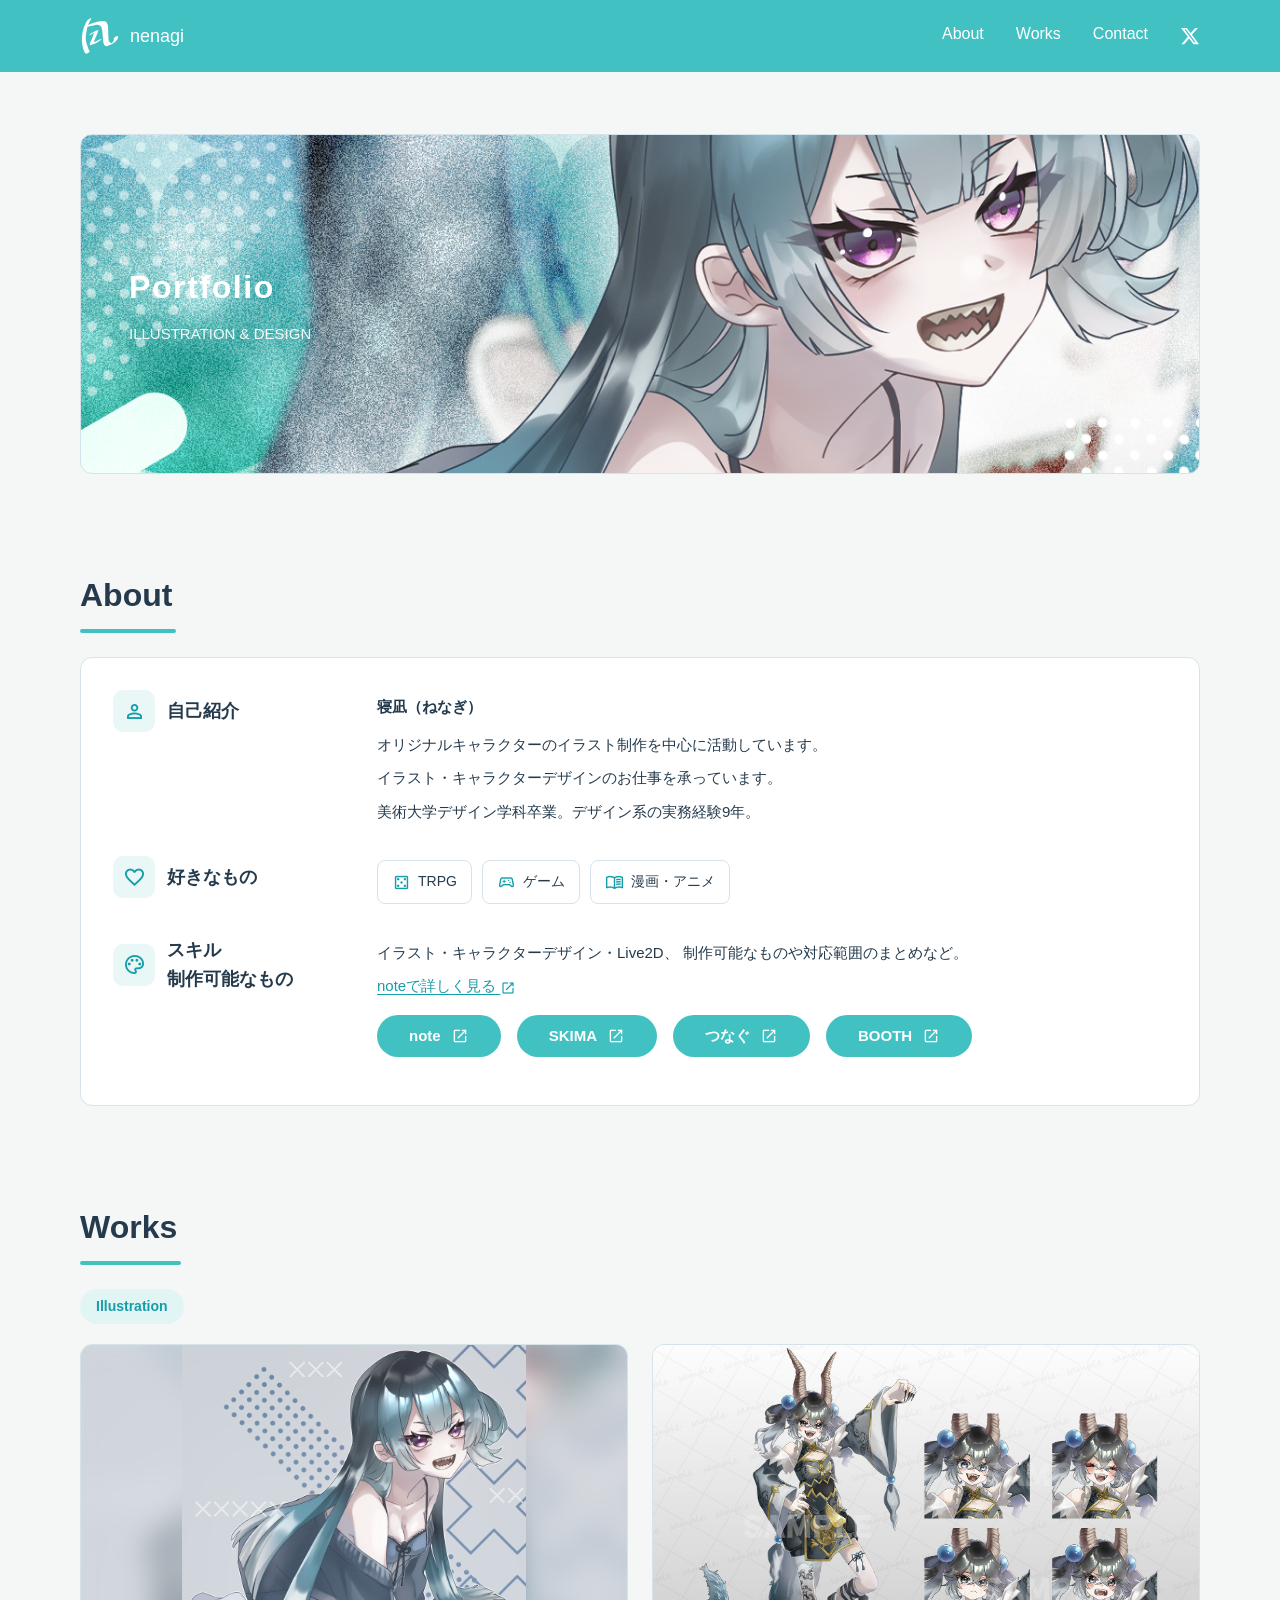
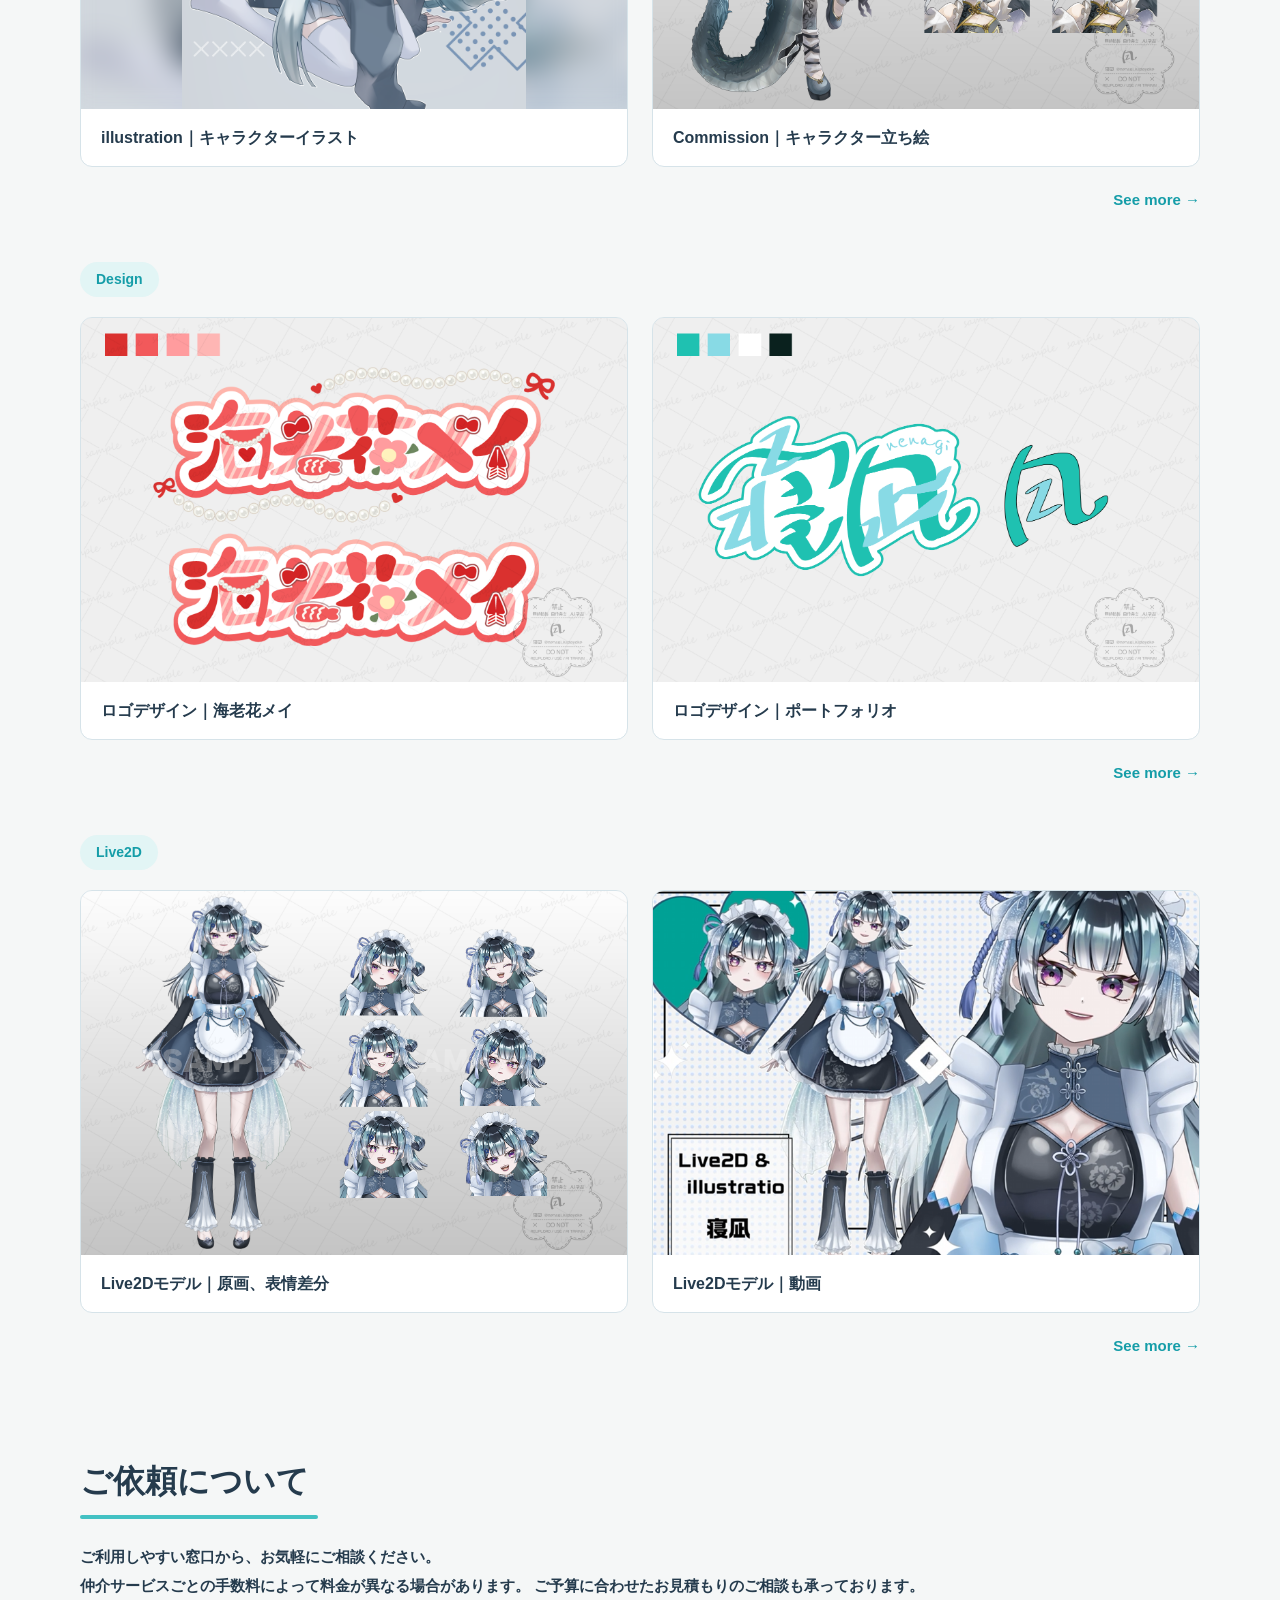
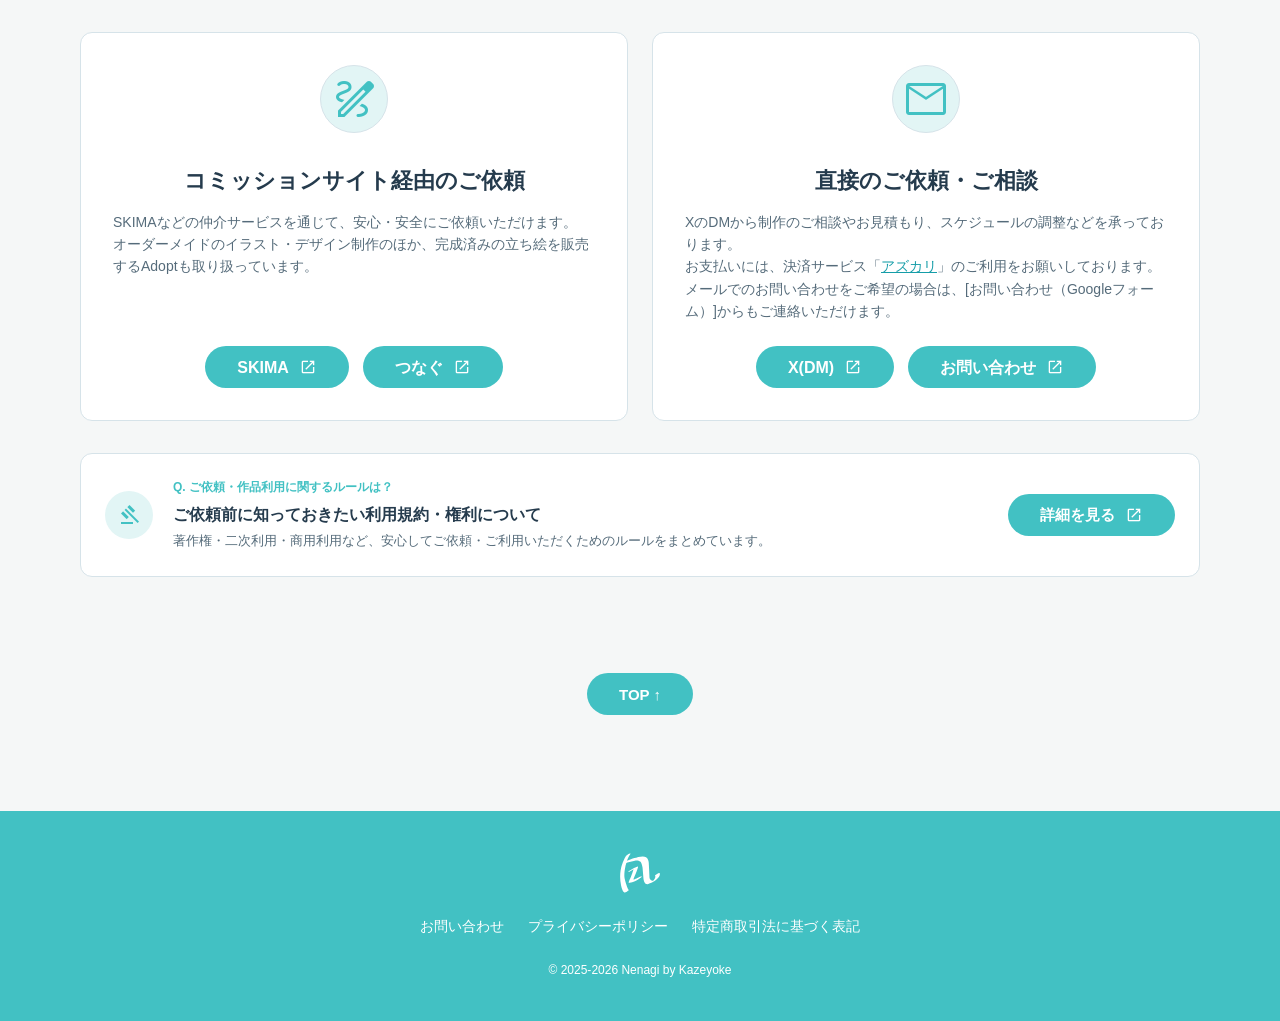
<file: index.html>
<!DOCTYPE html>
<html lang="ja">

<head>
  <script>
    if (sessionStorage.getItem("openingPlayed")) {
      document.documentElement.classList.add("opening-played");
    } else {
      sessionStorage.setItem("openingPlayed", "true");
    }
  </script>
  <meta charset="UTF-8">
  <meta name="viewport" content="width=device-width, initial-scale=1.0">
  <title>Portfolio| 寝凪 Kazeyoke</title>
  <link rel="stylesheet" href="css/style.css">
  <link rel="icon" href="/favicon.ico" sizes="any">
    <!-- JavaScriptファイルの読み込み -->
  <script src="/js/main.js"></script>
  <script src="/js/works.js"></script>
  <link rel="preconnect" href="https://fonts.googleapis.com">
  <link rel="preconnect" href="https://fonts.gstatic.com" crossorigin>
  <link href="https://fonts.googleapis.com/css2?family=Noto+Sans+JP:wght@100..900&display=swap" rel="stylesheet">



  <!-- OGP -->
  <meta property="og:title" content="寝凪 | Nenagi - Illustration & Design">
  <meta property="og:description" content="寝凪のポートフォリオサイト。イラスト・キャラクターデザイン・Live2Dなどの制作実績をご紹介しています。">
  <meta property="og:url" content="https://nenagi.com/">
  <meta property="og:type" content="website">
  <meta property="og:site_name" content="寝凪 | Nenagi">
  <meta property="og:image" content="https://nenagi.com/images/ogp.png">
  <meta property="og:image:width" content="1200">
  <meta property="og:image:height" content="630">
  <meta property="og:image:alt" content="寝凪 / Nenagi Illustration, Design, Live2D">

  <!-- X (Twitter) -->
  <meta name="twitter:card" content="summary_large_image">
  <meta name="twitter:title" content="寝凪 | Nenagi - Illustration & Design">
  <meta name="twitter:description" content="寝凪のポートフォリオサイト。イラスト・キャラクターデザイン・Live2Dなどの制作実績をご紹介しています。">
  <meta name="twitter:image" content="https://nenagi.com/images/ogp.png">





  <!-- ★ Google Material Symbols (Icons) の読み込み -->
  <link rel="stylesheet" href="https://fonts.googleapis.com/css2?family=Material+Symbols+Outlined:opsz,wght,FILL,GRAD@24,400,0,0" />

  <!-- Google tag (gtag.js) -->
  <script async src="https://www.googletagmanager.com/gtag/js?id=G-9JPQ5KPZ0X"></script>
  <script>
    window.dataLayer = window.dataLayer || [];
    function gtag(){dataLayer.push(arguments);}
    gtag('js', new Date());

    gtag('config', 'G-9JPQ5KPZ0X');
    
  </script>

</head>

<body>
  <!-- Opening Animation -->
   
  <div class="opening" id="opening">
    <div class="opening-logo">
      <img src="/icons/rogo_cr.svg" alt="Nenagi">
      <span>Nenagi by Kazeyoke</span>
    </div>
  </div>
  <!-- Header -->
  <div id="header"></div>
  <main class="container">
    <!-- Hero Section (★ images/index/hero.png を設定) -->
    <section class="hero">
      <div class="hero-banner" style="background-image: url('images/index/hero4.png'); background-size: cover; background-position: center;">
        <div class="hero-copy">
          <h1>Portfolio</h1>
          <p>ILLUSTRATION & DESIGN</p>
        </div>
      </div>
    </section>

   
    <!-- About Section -->
    <section id="about" class="about-section">
      <h2 class="section-title">About</h2>

      <div class="about-card">

        <!-- 自己紹介 -->
        <div class="about-item">
          <div class="about-heading">
            <span class="material-symbols-outlined about-icon">person</span>
            <h3>自己紹介</h3>
          </div>

          <div class="about-content">
            <p class="about-name">寝凪（ねなぎ）</p>
            <p>オリジナルキャラクターのイラスト制作を中心に活動しています。</p>
            <p>イラスト・キャラクターデザインのお仕事を承っています。</p>
            <p>美術大学デザイン学科卒業。デザイン系の実務経験9年。</p>
          </div>
        </div>

        <!-- 好きなもの -->
        <div class="about-item">
          <div class="about-heading">
            <span class="material-symbols-outlined about-icon">favorite</span>
            <h3>好きなもの</h3>
          </div>

          <div class="about-content">
            <div class="favorite-tags">

              <div class="favorite-tag-wrap">
                <button
                  type="button"
                  class="favorite-tag"
                  aria-expanded="false"
                  aria-controls="favorite-trpg"
                >
                  <span class="material-symbols-outlined">casino</span>
                  <span>TRPG</span>
                </button>

                <div class="favorite-tooltip" id="favorite-trpg" role="tooltip">
                  CoC / シノビガミ / エモクロア / マギカロギア
                </div>
              </div>

              <div class="favorite-tag-wrap">
                <button
                  type="button"
                  class="favorite-tag"
                  aria-expanded="false"
                  aria-controls="favorite-game"
                >
                  <span class="material-symbols-outlined">sports_esports</span>
                  <span>ゲーム</span>
                </button>

                <div class="favorite-tooltip" id="favorite-game" role="tooltip">
                  ポケモンシリーズ / MOTHERシリーズ /
                  FEシリーズ / テイルズシリーズ /
                  ドラクエシリーズ / 学園ハンサム など
                </div>
              </div>

              <div class="favorite-tag-wrap">
                <button
                  type="button"
                  class="favorite-tag"
                  aria-expanded="false"
                  aria-controls="favorite-anime"
                >
                  <span class="material-symbols-outlined">menu_book</span>
                  <span>漫画・アニメ</span>
                </button>

                <div class="favorite-tooltip" id="favorite-anime" role="tooltip">
                  フルーツバスケット / らんま1/2 など
                </div>
              </div>

            </div>
          </div>
        </div>

        <!-- スキル・制作可能なもの -->
        <div class="about-item">
          <div class="about-heading">
            <span class="material-symbols-outlined about-icon">palette</span>
            <h3>スキル<br>制作可能なもの</h3>
          </div>

          <div class="about-content">
            <p>
              イラスト・キャラクターデザイン・Live2D、
              制作可能なものや対応範囲のまとめなど。
            </p>

            <a
              href="https://note.com/nenagi_kazeyoke"
              target="_blank"
              rel="noopener noreferrer"
              class="about-note-link"
            >
              noteで詳しく見る
              <span class="material-symbols-outlined btn-icon">open_in_new</span>
            </a>
          
          <!-- 外部リンク -->
        <div class="about-buttons">
          <a
            href="https://note.com/nenagi_kazeyoke"
            target="_blank"
            rel="noopener noreferrer"
            class="btn"
          >
            note
            <span class="material-symbols-outlined btn-icon">open_in_new</span>
          </a>

          <a
            href="https://skima.jp/profile?id=476452&sh=sy41KWL"
            target="_blank"
            rel="noopener noreferrer"
            class="btn"
          >
            SKIMA
            <span class="material-symbols-outlined btn-icon">open_in_new</span>
          </a>

          <a
            href="https://tsunagu.cloud/users/nenagi_kazeyoke"
            target="_blank"
            rel="noopener noreferrer"
            class="btn"
          >
            つなぐ
            <span class="material-symbols-outlined btn-icon">open_in_new</span>
          </a>

          <a
            href="https://kazeyoke-sub.booth.pm/"
            target="_blank"
            rel="noopener noreferrer"
            class="btn"
          >
            BOOTH
            <span class="material-symbols-outlined btn-icon">open_in_new</span>
          </a>
        </div>
      </div>
    </section>



    <!-- Works Preview Section -->
    <section class="works-section" id="works">
      <h2 class="section-title">Works</h2>
      
      <!-- Illustration -->
      <div class="works-group">
        <div class="group-header">
          <span class="group-badge">Illustration</span>
        </div>
        <div class="works-grid" id="top-illustration-grid"></div>
        <div class="see-more-wrap">
          <a href="works.html?category=illustration" class="see-more-link">See more →</a>
        </div>
      </div>

      <!-- Design -->
      <div class="works-group">
        <div class="group-header">
          <span class="group-badge">Design</span>
        </div>
        <div class="works-grid" id="top-design-grid"></div>
        <div class="see-more-wrap">
          <a href="works.html?category=design" class="see-more-link">See more →</a>
        </div>
      </div>

      <!-- Live2D -->
      <div class="works-group">
        <div class="group-header">
          <span class="group-badge">Live2D</span>
        </div>

        <div class="works-grid" id="top-live2d-grid"></div>

        <div class="see-more-wrap">
          <a href="works.html?category=live2d" class="see-more-link">
            See more →
          </a>
        </div>
      </div>
    </section>

    <!-- Contact Section -->
        <section id="contact" class="contact-section">
          <h2 class="section-title">ご依頼について</h2>
            <p class="section-description">
                ご利用しやすい窓口から、お気軽にご相談ください。<br>
                仲介サービスごとの手数料によって料金が異なる場合があります。
                ご予算に合わせたお見積もりのご相談も承っております。
            </p>
          <div class="contact-grid">  
            <!-- カード1：コミッションサイト -->
            <div class="contact-card">
              <div>
                <!-- 丸枠アイコン (手帳/依頼アイコン: description) -->
                <div class="icon-circle">
                  <span class="material-symbols-outlined">draw</span>
                </div>
                <h3>コミッションサイト経由のご依頼</h3>
                <p>SKIMAなどの仲介サービスを通じて、安心・安全にご依頼いただけます。<br>
                  オーダーメイドのイラスト・デザイン制作のほか、完成済みの立ち絵を販売するAdoptも取り扱っています。</p>
              </div>
              <div class="card-btns">
                <a href="https://skima.jp/profile?id=476452&sh=sy41KWL" target="_blank" rel="noopener" class="btn">SKIMA<span class="material-symbols-outlined btn-icon">open_in_new</span>
                </a>
                <a href="https://tsunagu.cloud/users/nenagi_kazeyoke" target="_blank" rel="noopener" class="btn">つなぐ <span class="material-symbols-outlined btn-icon">open_in_new</span>
                </a>
              </div>
            </div>

            <!-- カード2：直接のご依頼・ご相談 -->
            <div class="contact-card">
              <div>
                <!-- 丸枠アイコン (メールアイコン: mail) -->
                <div class="icon-circle">
                  <span class="material-symbols-outlined">mail</span>
                </div>
                <h3>直接のご依頼・ご相談</h3>
                <p>XのDMから制作のご相談やお見積もり、スケジュールの調整などを承っております。<br>
                  お支払いには、決済サービス「<a href="https://www.azkari.jp/" target="_blank" rel="noopener" class="text-link">アズカリ</a>」のご利用をお願いしております。<br>
                  メールでのお問い合わせをご希望の場合は、[お問い合わせ（Googleフォーム）]からもご連絡いただけます。</p>
              </div>
              <div class="card-btns">
                <a href="https://x.com/nenagi_kazeyoke" target="_blank" rel="noopener" class="btn">X(DM)<span class="material-symbols-outlined btn-icon">open_in_new</span>
                </a>
                <a href="https://docs.google.com/forms/d/e/1FAIpQLSf8MIjgEtOjp0OiPZRVytYqFNPYC6hWMDwgBQa8tQxp0I2mGg/viewform?usp=dialog" target="_blank" rel="noopener" class="btn">お問い合わせ <span class="material-symbols-outlined btn-icon">open_in_new</span>
                </a>
              </div>
            </div>
          </div>

          <!-- HTML実装案 (パターン② QA・縦リスト形式) -->
          <div class="note-qa-list">
            <!-- QA 1 -->
             <!-- <div class="note-qa-item">
              <div class="note-qa-icon">
                <span class="material-symbols-outlined">help</span>
              </div>
              <div class="note-qa-body">
                <span class="qa-label">Q. 制作料金の目安やオプションについて知りたい</span>
                <h4>イラスト・デザイン料金表・メニューガイド</h4>
                <p>立ち絵制作やSDキャラ制作の基準価格・著作権譲渡等のオプション詳細をまとめています。</p>
              </div>
              <a href="https://note.com/YOUR_NOTE_ID/n/xxx1" target="_blank" rel="noopener" class="btn btn-outline">
                詳細を見る <span class="material-symbols-outlined">open_in_new</span>
              </a>
            </div>-->

            <!-- QA 2 -->
            <!--<div class="note-qa-item">
              <div class="note-qa-icon">
                <span class="material-symbols-outlined">schedule</span>
              </div>
              <div class="note-qa-body">
                <span class="qa-label">Q. 相談から納品までの期間・流れは？</span>
                <h4>ご依頼について</h4>
                <p>ヒアリング〜ラフ提示〜完成までのスケジュール感と修正ルールに関するご案内です。</p>
              </div>
              <a href="https://note.com/nenagi_kazeyoke/n/n1725eb1ab9d6?sub_rt=share_pw" target="_blank" rel="noopener" class="btn btn-outline">
                詳細を見る <span class="material-symbols-outlined">open_in_new</span>
              </a>
            </div>-->
            <!-- QA 3 -->
            <div class="note-qa-item">
              <div class="note-qa-icon">
                <span class="material-symbols-outlined">gavel</span>
              </div>
              <div class="note-qa-body">
                <span class="qa-label">Q. ご依頼・作品利用に関するルールは？</span>
                <h4>ご依頼前に知っておきたい利用規約・権利について</h4>
                <p>著作権・二次利用・商用利用など、安心してご依頼・ご利用いただくためのルールをまとめています。</p>
              </div>
              <a href="https://note.com/nenagi_kazeyoke/n/nfcec3218aa01" target="_blank" rel="noopener" class="btn btn-outline">
                詳細を見る <span class="material-symbols-outlined">open_in_new</span>
              </a>
            </div>
          </div>
        </section>
          </div>
        </div>
      </div>
    </section>
  </main>

  <!-- Lightbox Modal -->
  <div id="modal" class="modal-overlay">
    <div class="modal-content">
      <div class="modal-image" id="modal-img-placeholder">Artwork Image</div>
      <h3 class="modal-title" id="modal-title">作品タイトル</h3>
      <p class="modal-desc" id="modal-desc">作品の詳細説明テキストが入ります。</p>
      <button class="btn" onclick="closeModal()">Close</button>
    </div>
  </div>
        <!-- ページの一番上に戻るボタン -->
    <div style="text-align: center; margin-bottom: var(--space-section);">
      <button onclick="scrollToTop()" class="btn btn-outline">
        TOP ↑
      </button>
    </div>
    <!-- 共通フッター -->
    <div id="footer"></div>

</body>
</html>
</file>
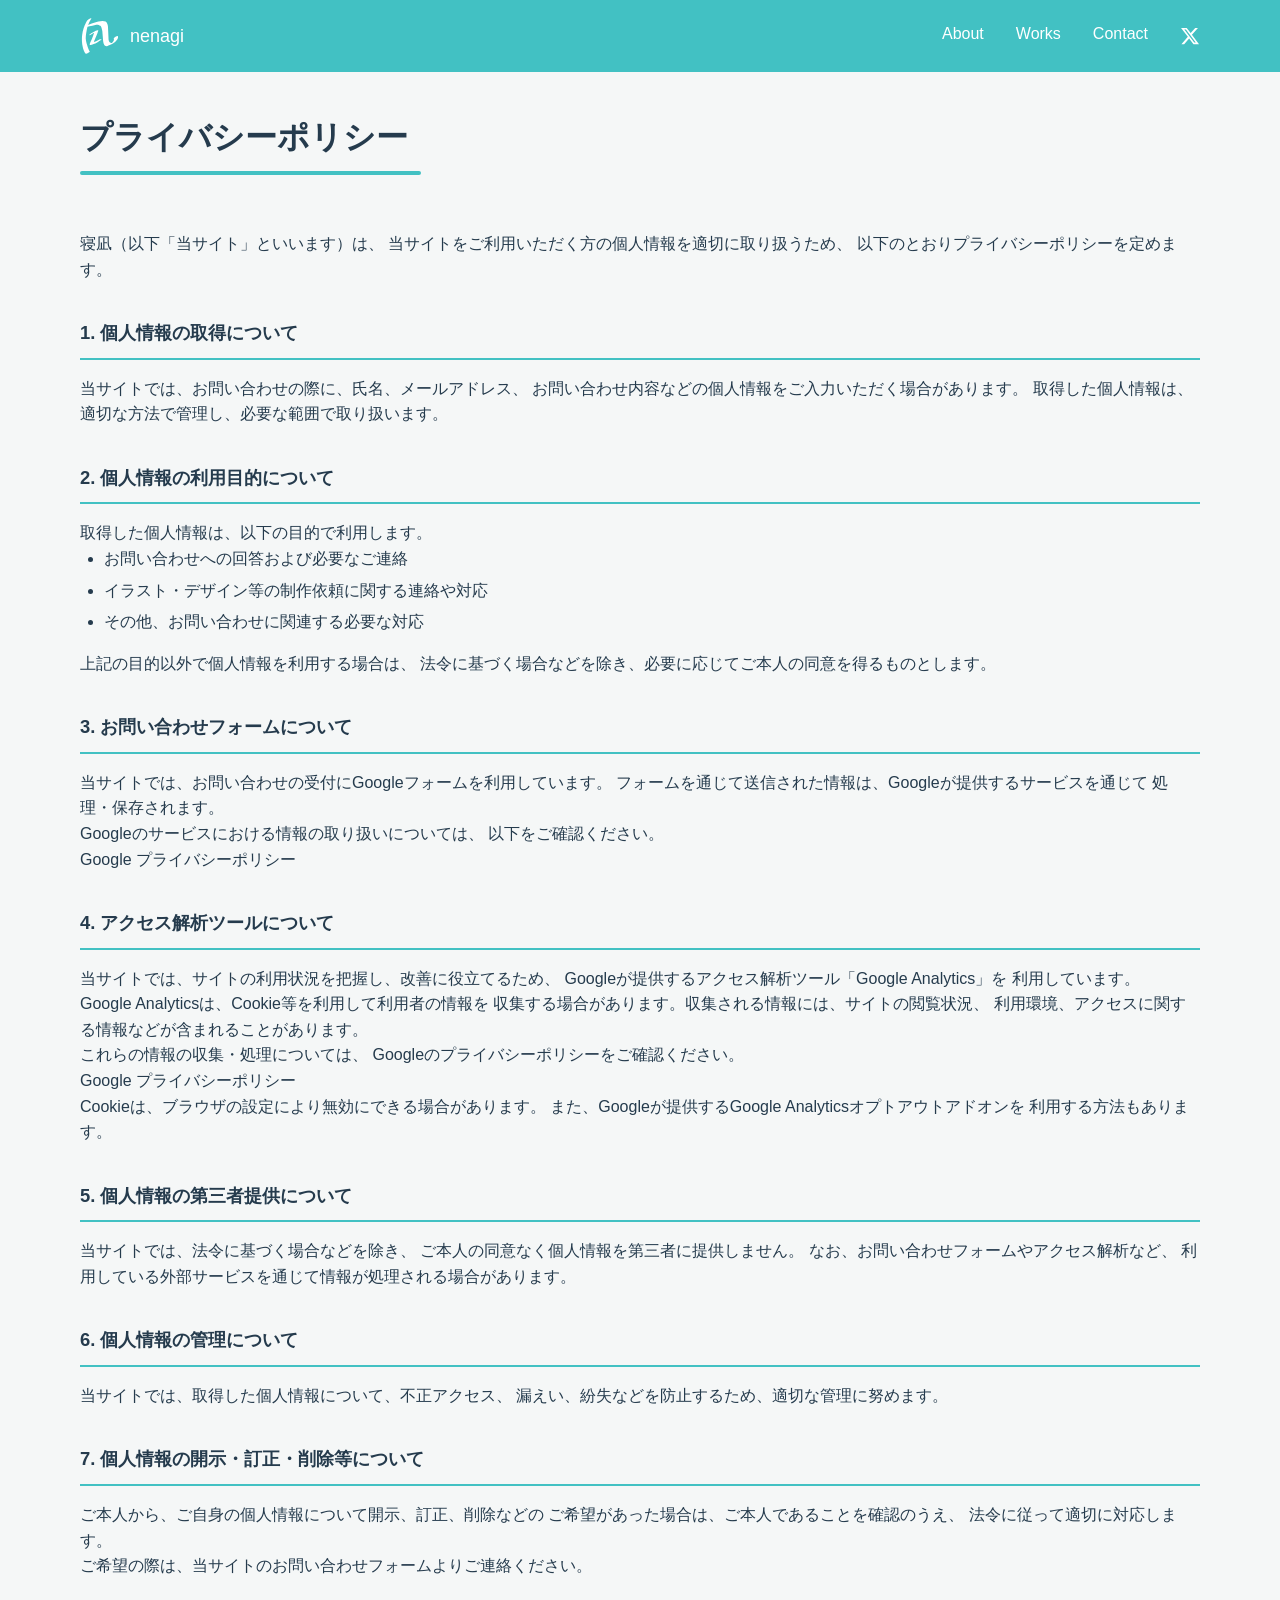
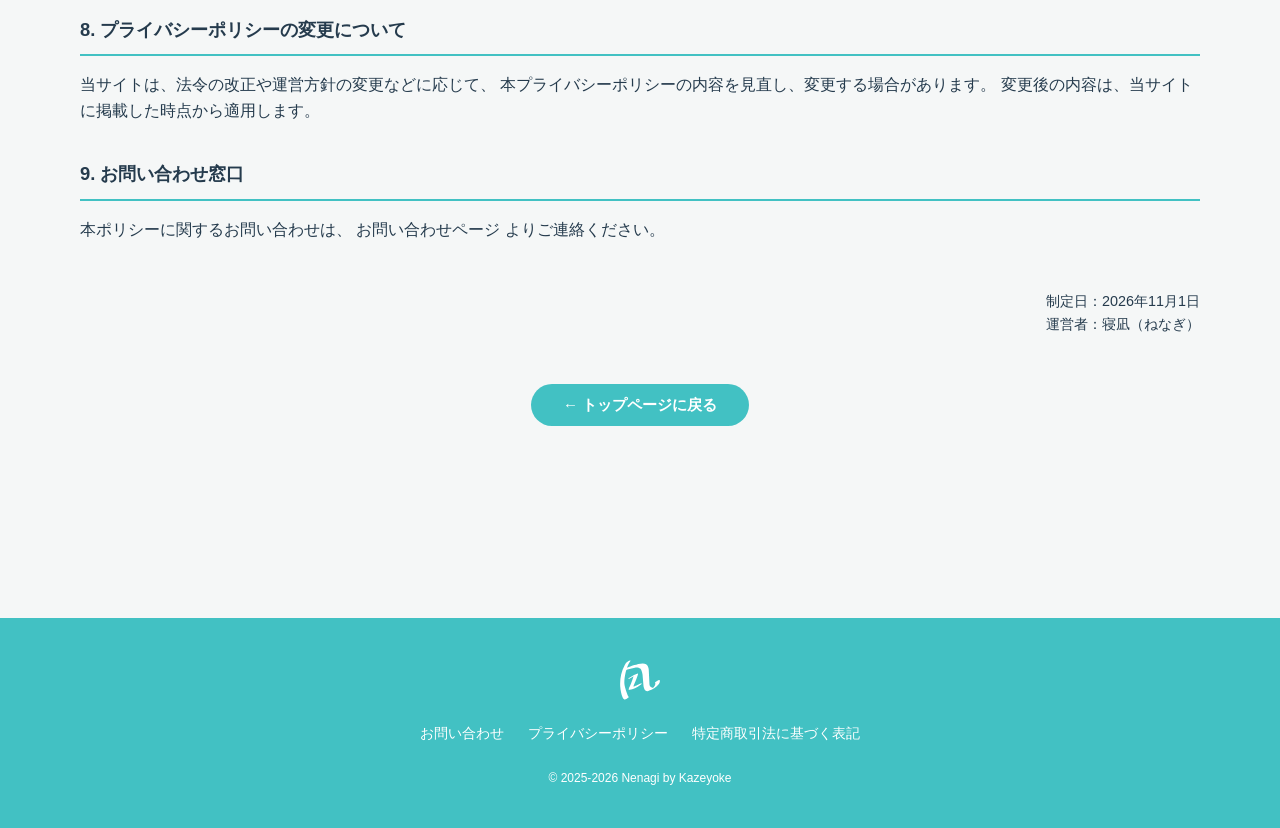
<file: privacy.html>
<!DOCTYPE html>
<html lang="ja">
<head>
  <meta charset="UTF-8">
  <meta name="viewport" content="width=device-width, initial-scale=1.0">
  <title>プライバシーポリシー| 寝凪 Kazeyoke</title>
<meta
    name="description"
    content="寝凪（Nenagi）のポートフォリオサイトにおけるプライバシーポリシーです。個人情報の取り扱いやアクセス解析について記載しています。">
  <link rel="stylesheet" href="/css/style.css">
  <link rel="stylesheet" href="/css/privacy.css">
  <link rel="icon" href="/favicon.ico" sizes="any">
    <!-- JavaScriptファイルの読み込み -->
  <script src="/js/main.js"></script>
  <link rel="preconnect" href="https://fonts.googleapis.com">
  <link rel="preconnect" href="https://fonts.gstatic.com" crossorigin>
  <link href="https://fonts.googleapis.com/css2?family=Noto+Sans+JP:wght@100..900&display=swap" rel="stylesheet">
  <!-- ★ Google Material Symbols (Icons) の読み込み -->
  <link rel="stylesheet" href="https://fonts.googleapis.com/css2?family=Material+Symbols+Outlined:opsz,wght,FILL,GRAD@24,400,0,0" />

  <!-- Google tag (gtag.js) -->
  <script async src="https://www.googletagmanager.com/gtag/js?id=G-9JPQ5KPZ0X"></script>
  <script>
    window.dataLayer = window.dataLayer || [];
    function gtag(){dataLayer.push(arguments);}
    gtag('js', new Date());

    gtag('config', 'G-9JPQ5KPZ0X');
  </script>
</head>

<body>

  <!-- Header：既存の共通ヘッダーに置き換え -->
    <div id="header"></div>


    <main class="container legal-page">

      <section class="legal-hero">
        <h2 class="section-title">プライバシーポリシー</h2>
      </section>

      <p>
        寝凪（以下「当サイト」といいます）は、
        当サイトをご利用いただく方の個人情報を適切に取り扱うため、
        以下のとおりプライバシーポリシーを定めます。
      </p>

      <section class="privacy-section">
        <h2>1. 個人情報の取得について</h2>
        <p>
          当サイトでは、お問い合わせの際に、氏名、メールアドレス、
          お問い合わせ内容などの個人情報をご入力いただく場合があります。
          取得した個人情報は、適切な方法で管理し、必要な範囲で取り扱います。
        </p>
      </section>

      <section class="privacy-section">
        <h2>2. 個人情報の利用目的について</h2>
        <p>取得した個人情報は、以下の目的で利用します。</p>
        <ul>
          <li>お問い合わせへの回答および必要なご連絡</li>
          <li>イラスト・デザイン等の制作依頼に関する連絡や対応</li>
          <li>その他、お問い合わせに関連する必要な対応</li>
        </ul>
        <p>
          上記の目的以外で個人情報を利用する場合は、
          法令に基づく場合などを除き、必要に応じてご本人の同意を得るものとします。
        </p>
      </section>

      <section class="privacy-section">
        <h2>3. お問い合わせフォームについて</h2>
        <p>
          当サイトでは、お問い合わせの受付にGoogleフォームを利用しています。
          フォームを通じて送信された情報は、Googleが提供するサービスを通じて
          処理・保存されます。
        </p>
        <p>
          Googleのサービスにおける情報の取り扱いについては、
          以下をご確認ください。
        </p>
        <p>
          <a
            href="https://policies.google.com/privacy?hl=ja"
            target="_blank"
            rel="noopener noreferrer"
          >
            Google プライバシーポリシー
          </a>
        </p>
      </section>

      <section class="privacy-section">
        <h2>4. アクセス解析ツールについて</h2>
        <p>
          当サイトでは、サイトの利用状況を把握し、改善に役立てるため、
          Googleが提供するアクセス解析ツール「Google Analytics」を
          利用しています。
        </p>
        <p>
          Google Analyticsは、Cookie等を利用して利用者の情報を
          収集する場合があります。収集される情報には、サイトの閲覧状況、
          利用環境、アクセスに関する情報などが含まれることがあります。
        </p>
        <p>
          これらの情報の収集・処理については、
          Googleのプライバシーポリシーをご確認ください。
        </p>
        <p>
          <a
            href="https://policies.google.com/privacy?hl=ja"
            target="_blank"
            rel="noopener noreferrer"
          >
            Google プライバシーポリシー
          </a>
        </p>
        <p>
          Cookieは、ブラウザの設定により無効にできる場合があります。
          また、Googleが提供するGoogle Analyticsオプトアウトアドオンを
          利用する方法もあります。
        </p>
      </section>

      <section class="privacy-section">
        <h2>5. 個人情報の第三者提供について</h2>
        <p>
          当サイトでは、法令に基づく場合などを除き、
          ご本人の同意なく個人情報を第三者に提供しません。
          なお、お問い合わせフォームやアクセス解析など、
          利用している外部サービスを通じて情報が処理される場合があります。
        </p>
      </section>

      <section class="privacy-section">
        <h2>6. 個人情報の管理について</h2>
        <p>
          当サイトでは、取得した個人情報について、不正アクセス、
          漏えい、紛失などを防止するため、適切な管理に努めます。
        </p>
      </section>

      <section class="privacy-section">
        <h2>7. 個人情報の開示・訂正・削除等について</h2>
        <p>
          ご本人から、ご自身の個人情報について開示、訂正、削除などの
          ご希望があった場合は、ご本人であることを確認のうえ、
          法令に従って適切に対応します。
        </p>
        <p>
          ご希望の際は、当サイトのお問い合わせフォームよりご連絡ください。
        </p>
      </section>

      <section class="privacy-section">
        <h2>8. プライバシーポリシーの変更について</h2>
        <p>
          当サイトは、法令の改正や運営方針の変更などに応じて、
          本プライバシーポリシーの内容を見直し、変更する場合があります。
          変更後の内容は、当サイトに掲載した時点から適用します。
        </p>
      </section>

      <section class="privacy-section">
        <h2>9. お問い合わせ窓口</h2>
        <p>
          本ポリシーに関するお問い合わせは、
          <a href="index.html#contact">お問い合わせページ</a>
          よりご連絡ください。
        </p>
      </section>

      <p class="privacy-date">
        制定日：2026年11月1日<br>
        運営者：寝凪（ねなぎ）
      </p>

    </div>

    <div class="back-to-home">
      <a href="index.html" class="btn btn-outline">
        ← トップページに戻る
      </a>
    </div>
  </main>

  <!-- Footer -->
<div id="footer"></div>

</body>
</html>
</file>
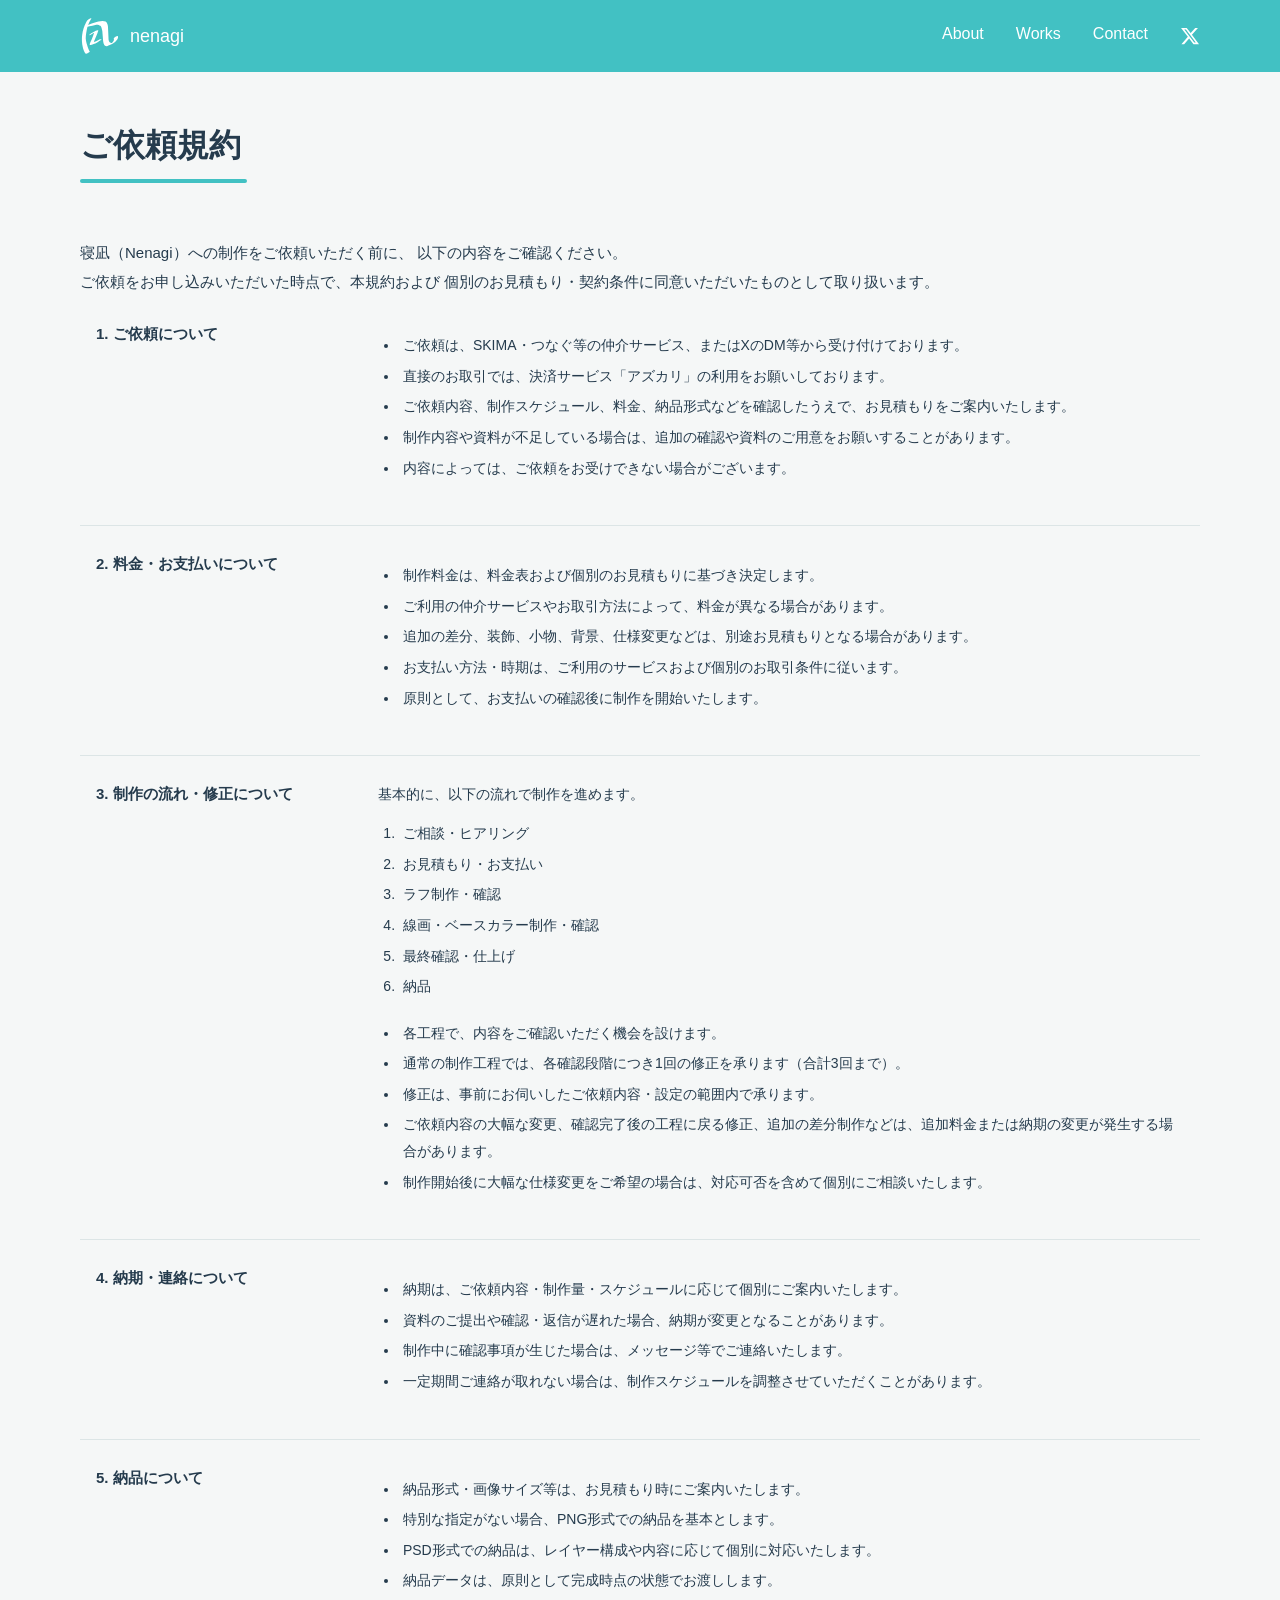
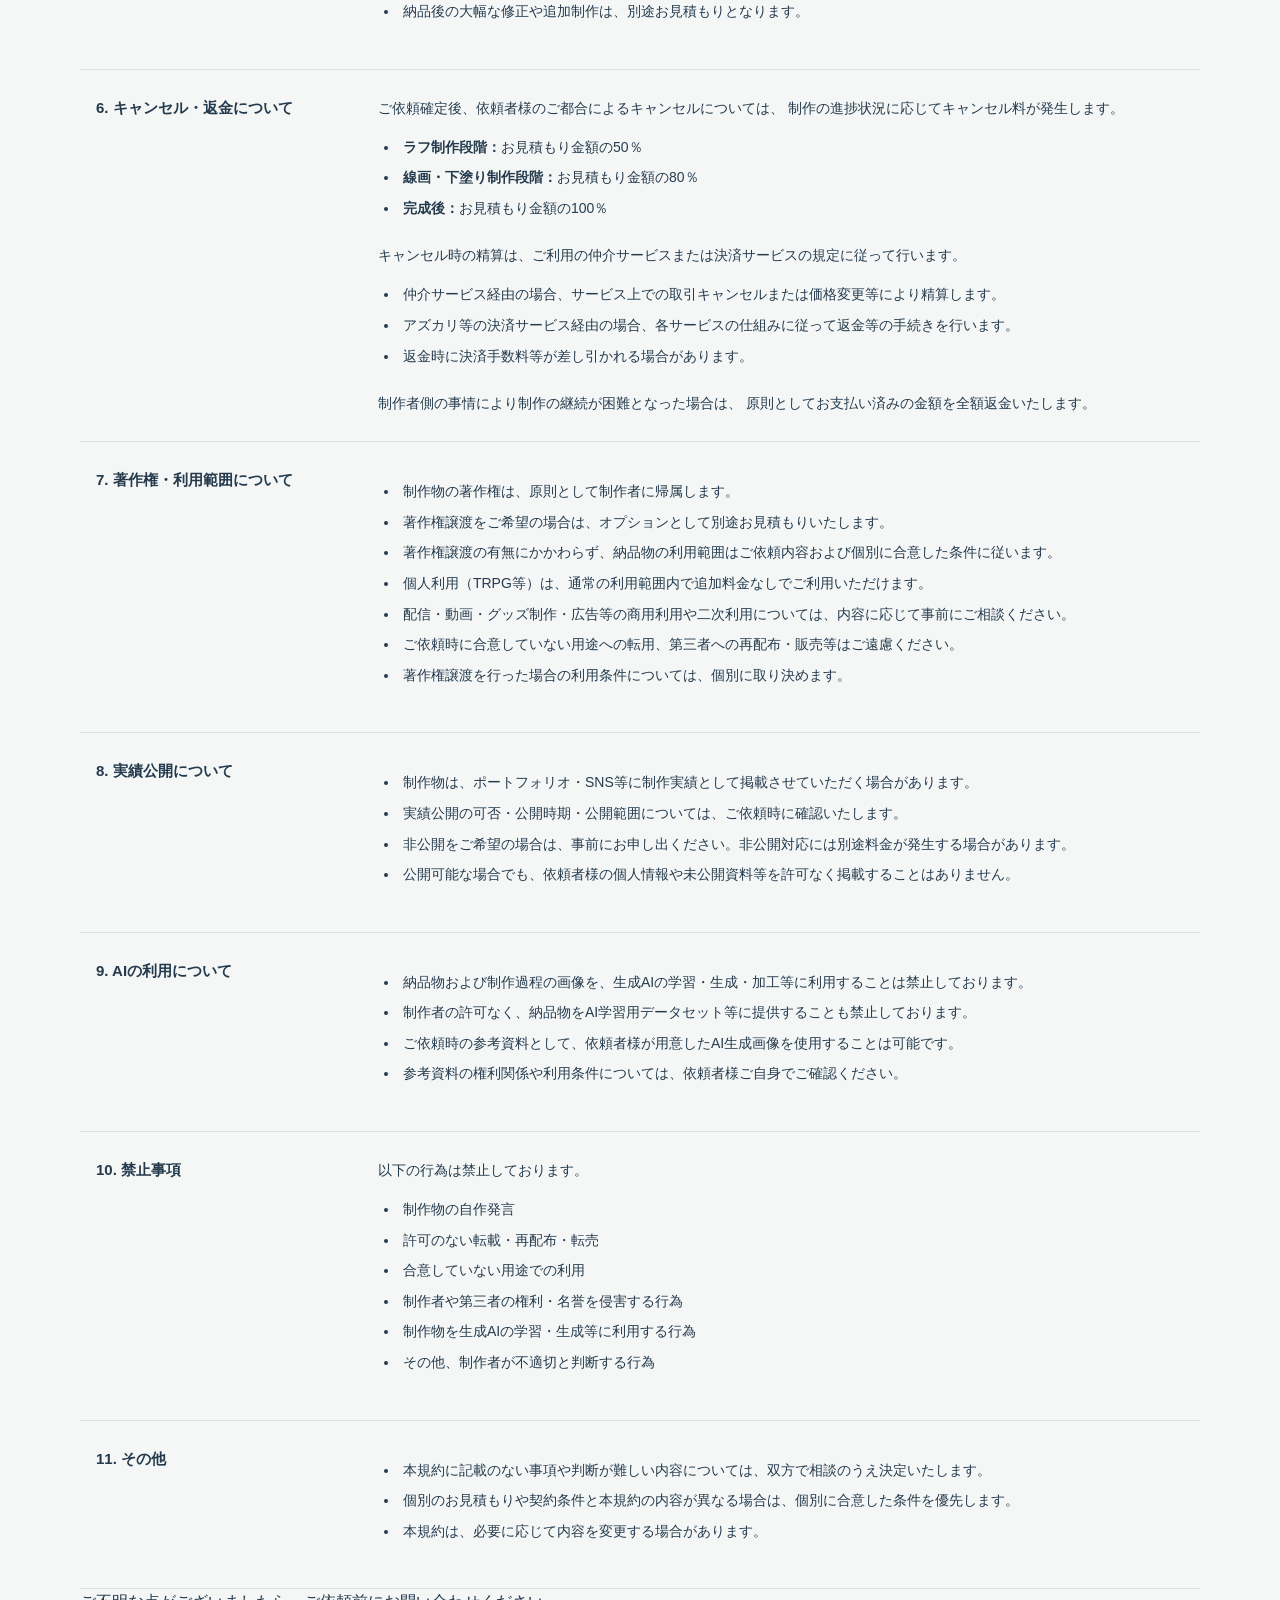
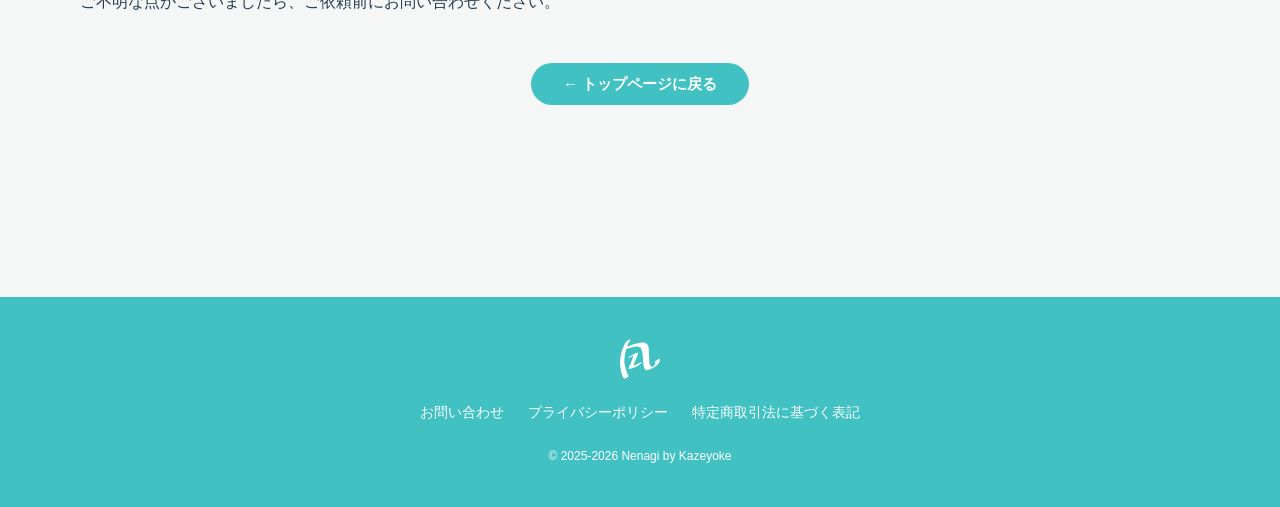
<file: terms.html>
<!DOCTYPE html>
<html lang="ja">
<head>
  <meta charset="UTF-8">
  <meta name="viewport" content="width=device-width, initial-scale=1.0">

  <title>ご依頼規約 | Nenagi</title>
  <meta name="description" content="寝凪（Nenagi）のイラスト制作に関するご依頼規約です。">

  <link rel="stylesheet" href="/css/style.css">
  <link rel="stylesheet" href="/css/tokusho.css">
  <link rel="stylesheet" href="/css/terms.css">

  <!-- JavaScriptファイルの読み込み -->
  <script src="/js/main.js"></script>

</head>

<body>


    <!-- 共通header -->
    <div id="header"></div>

<main class="container legal-page">

  <section class="legal-hero">
    <h2 class="section-title">ご依頼規約</h2>
  </section>

    <!-- 規約本文 -->
    <section class="legal-content">

        <p class="legal-intro">
          寝凪（Nenagi）への制作をご依頼いただく前に、
          以下の内容をご確認ください。<br>
          ご依頼をお申し込みいただいた時点で、本規約および
          個別のお見積もり・契約条件に同意いただいたものとして取り扱います。
        </p>

        <dl class="legal-list-content">

          <!-- 1. ご依頼について -->
          <div class="legal-item">
            <dt>1. ご依頼について</dt>
            <dd>
              <ul>
                <li>ご依頼は、SKIMA・つなぐ等の仲介サービス、またはXのDM等から受け付けております。</li>
                <li>直接のお取引では、決済サービス「アズカリ」の利用をお願いしております。</li>
                <li>ご依頼内容、制作スケジュール、料金、納品形式などを確認したうえで、お見積もりをご案内いたします。</li>
                <li>制作内容や資料が不足している場合は、追加の確認や資料のご用意をお願いすることがあります。</li>
                <li>内容によっては、ご依頼をお受けできない場合がございます。</li>
              </ul>
            </dd>
          </div>

          <!-- 2. 料金・お支払い -->
          <div class="legal-item">
            <dt>2. 料金・お支払いについて</dt>
            <dd>
              <ul>
                <li>制作料金は、料金表および個別のお見積もりに基づき決定します。</li>
                <li>ご利用の仲介サービスやお取引方法によって、料金が異なる場合があります。</li>
                <li>追加の差分、装飾、小物、背景、仕様変更などは、別途お見積もりとなる場合があります。</li>
                <li>お支払い方法・時期は、ご利用のサービスおよび個別のお取引条件に従います。</li>
                <li>原則として、お支払いの確認後に制作を開始いたします。</li>
              </ul>
            </dd>
          </div>

          <!-- 3. 制作の流れ・修正 -->
          <div class="legal-item">
            <dt>3. 制作の流れ・修正について</dt>
            <dd>
              <p>基本的に、以下の流れで制作を進めます。</p>

              <ol>
                <li>ご相談・ヒアリング</li>
                <li>お見積もり・お支払い</li>
                <li>ラフ制作・確認</li>
                <li>線画・ベースカラー制作・確認</li>
                <li>最終確認・仕上げ</li>
                <li>納品</li>
              </ol>

              <ul>
                <li>各工程で、内容をご確認いただく機会を設けます。</li>
                <li>通常の制作工程では、各確認段階につき1回の修正を承ります（合計3回まで）。</li>
                <li>修正は、事前にお伺いしたご依頼内容・設定の範囲内で承ります。</li>
                <li>ご依頼内容の大幅な変更、確認完了後の工程に戻る修正、追加の差分制作などは、追加料金または納期の変更が発生する場合があります。</li>
                <li>制作開始後に大幅な仕様変更をご希望の場合は、対応可否を含めて個別にご相談いたします。</li>
              </ul>
            </dd>
          </div>

          <!-- 4. 納期・連絡 -->
          <div class="legal-item">
            <dt>4. 納期・連絡について</dt>
            <dd>
              <ul>
                <li>納期は、ご依頼内容・制作量・スケジュールに応じて個別にご案内いたします。</li>
                <li>資料のご提出や確認・返信が遅れた場合、納期が変更となることがあります。</li>
                <li>制作中に確認事項が生じた場合は、メッセージ等でご連絡いたします。</li>
                <li>一定期間ご連絡が取れない場合は、制作スケジュールを調整させていただくことがあります。</li>
              </ul>
            </dd>
          </div>

          <!-- 5. 納品 -->
          <div class="legal-item">
            <dt>5. 納品について</dt>
            <dd>
              <ul>
                <li>納品形式・画像サイズ等は、お見積もり時にご案内いたします。</li>
                <li>特別な指定がない場合、PNG形式での納品を基本とします。</li>
                <li>PSD形式での納品は、レイヤー構成や内容に応じて個別に対応いたします。</li>
                <li>納品データは、原則として完成時点の状態でお渡しします。</li>
                <li>納品後の大幅な修正や追加制作は、別途お見積もりとなります。</li>
              </ul>
            </dd>
          </div>

          <!-- 6. キャンセル・返金 -->
          <div class="legal-item">
            <dt>6. キャンセル・返金について</dt>
            <dd>
              <p>
                ご依頼確定後、依頼者様のご都合によるキャンセルについては、
                制作の進捗状況に応じてキャンセル料が発生します。
              </p>

              <ul class="legal-list">
                <li><strong>ラフ制作段階：</strong>お見積もり金額の50％</li>
                <li><strong>線画・下塗り制作段階：</strong>お見積もり金額の80％</li>
                <li><strong>完成後：</strong>お見積もり金額の100％</li>
              </ul>

              <p>
                キャンセル時の精算は、ご利用の仲介サービスまたは決済サービスの規定に従って行います。
              </p>

              <ul>
                <li>仲介サービス経由の場合、サービス上での取引キャンセルまたは価格変更等により精算します。</li>
                <li>アズカリ等の決済サービス経由の場合、各サービスの仕組みに従って返金等の手続きを行います。</li>
                <li>返金時に決済手数料等が差し引かれる場合があります。</li>
              </ul>

              <p>
                制作者側の事情により制作の継続が困難となった場合は、
                原則としてお支払い済みの金額を全額返金いたします。
              </p>
            </dd>
          </div>

          <!-- 7. 著作権・利用範囲 -->
          <div class="legal-item">
            <dt>7. 著作権・利用範囲について</dt>
            <dd>
              <ul>
                <li>制作物の著作権は、原則として制作者に帰属します。</li>
                <li>著作権譲渡をご希望の場合は、オプションとして別途お見積もりいたします。</li>
                <li>著作権譲渡の有無にかかわらず、納品物の利用範囲はご依頼内容および個別に合意した条件に従います。</li>
                <li>個人利用（TRPG等）は、通常の利用範囲内で追加料金なしでご利用いただけます。</li>
                <li>配信・動画・グッズ制作・広告等の商用利用や二次利用については、内容に応じて事前にご相談ください。</li>
                <li>ご依頼時に合意していない用途への転用、第三者への再配布・販売等はご遠慮ください。</li>
                <li>著作権譲渡を行った場合の利用条件については、個別に取り決めます。</li>
              </ul>
            </dd>
          </div>

          <!-- 8. 実績公開 -->
          <div class="legal-item">
            <dt>8. 実績公開について</dt>
            <dd>
              <ul>
                <li>制作物は、ポートフォリオ・SNS等に制作実績として掲載させていただく場合があります。</li>
                <li>実績公開の可否・公開時期・公開範囲については、ご依頼時に確認いたします。</li>
                <li>非公開をご希望の場合は、事前にお申し出ください。非公開対応には別途料金が発生する場合があります。</li>
                <li>公開可能な場合でも、依頼者様の個人情報や未公開資料等を許可なく掲載することはありません。</li>
              </ul>
            </dd>
          </div>

          <!-- 9. AI利用 -->
          <div class="legal-item">
            <dt>9. AIの利用について</dt>
            <dd>
              <ul>
                <li>納品物および制作過程の画像を、生成AIの学習・生成・加工等に利用することは禁止しております。</li>
                <li>制作者の許可なく、納品物をAI学習用データセット等に提供することも禁止しております。</li>
                <li>ご依頼時の参考資料として、依頼者様が用意したAI生成画像を使用することは可能です。</li>
                <li>参考資料の権利関係や利用条件については、依頼者様ご自身でご確認ください。</li>
              </ul>
            </dd>
          </div>

          <!-- 10. 禁止事項 -->
          <div class="legal-item">
            <dt>10. 禁止事項</dt>
            <dd>
              <p>以下の行為は禁止しております。</p>
              <ul>
                <li>制作物の自作発言</li>
                <li>許可のない転載・再配布・転売</li>
                <li>合意していない用途での利用</li>
                <li>制作者や第三者の権利・名誉を侵害する行為</li>
                <li>制作物を生成AIの学習・生成等に利用する行為</li>
                <li>その他、制作者が不適切と判断する行為</li>
              </ul>
            </dd>
          </div>

          <!-- 11. その他 -->
          <div class="legal-item">
            <dt>11. その他</dt>
            <dd>
              <ul>
                <li>本規約に記載のない事項や判断が難しい内容については、双方で相談のうえ決定いたします。</li>
                <li>個別のお見積もりや契約条件と本規約の内容が異なる場合は、個別に合意した条件を優先します。</li>
                <li>本規約は、必要に応じて内容を変更する場合があります。</li>
              </ul>
            </dd>
          </div>

        </dl>

        <p class="legal-end">
          ご不明な点がございましたら、ご依頼前にお問い合わせください。
        </p>

    </section>

    <div class="back-to-home">
      <a href="index.html" class="btn btn-outline">
        ← トップページに戻る
      </a>
    </div>

  </main>

    <!-- 共通フッター -->
    <div id="footer"></div>


</body>
</html>
</file>
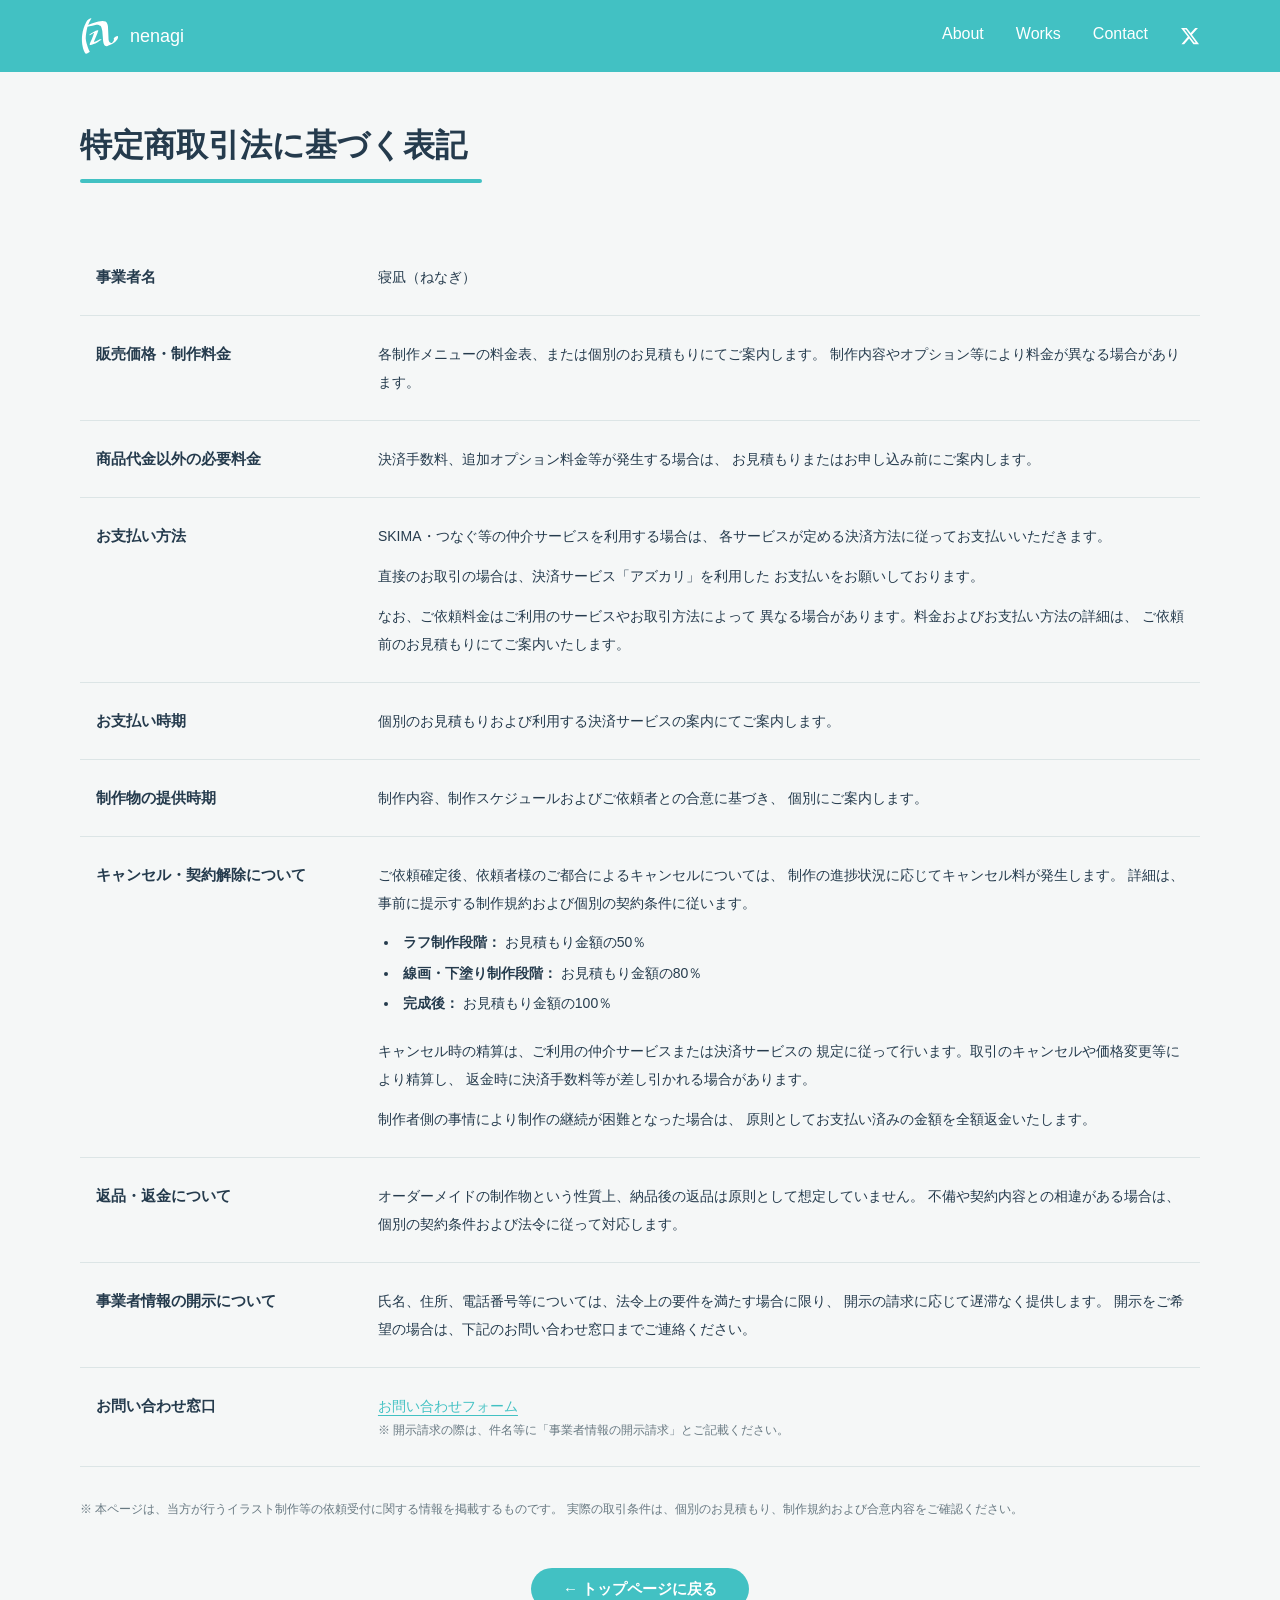
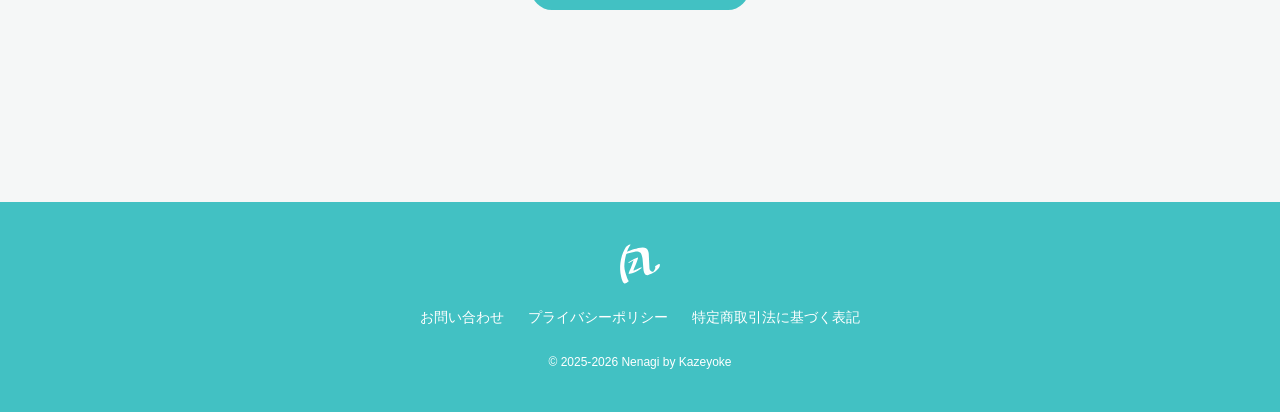
<file: tokusho.html>
<!DOCTYPE html>
<html lang="ja">
<head>
  <meta charset="UTF-8">
  <meta name="viewport" content="width=device-width, initial-scale=1.0">

  <title>特定商取引法に基づく表記 | 寝凪 Kazeyoke</title>
  <meta
    name="description"
    content="寝凪（Nenagi）のイラスト制作に関する取引条件および事業者情報の開示について。"
  >

  <link rel="stylesheet" href="/css/style.css">
  <link rel="stylesheet" href="/css/tokusho.css">

  <!-- JavaScriptファイルの読み込み -->
  <script src="/js/main.js"></script>
</head>

<body>

  <!-- Header -->
  <div id="header"></div>

    <main class="container legal-page">

      <section class="legal-hero">
        <h2 class="section-title">特定商取引法に基づく表記</h2>
      </section>


    <section class="legal-content">

      <dl class="legal-list-content">

        <div class="legal-item">
          <dt>事業者名</dt>
          <dd>寝凪（ねなぎ）</dd>
        </div>

        <div class="legal-item">
          <dt>販売価格・制作料金</dt>
          <dd>
            各制作メニューの料金表、または個別のお見積もりにてご案内します。
            制作内容やオプション等により料金が異なる場合があります。
          </dd>
        </div>

        <div class="legal-item">
          <dt>商品代金以外の必要料金</dt>
          <dd>
            決済手数料、追加オプション料金等が発生する場合は、
            お見積もりまたはお申し込み前にご案内します。
          </dd>
        </div>

        <div class="legal-item">
          <dt>お支払い方法</dt>
          <dd>
            <p>
              SKIMA・つなぐ等の仲介サービスを利用する場合は、
              各サービスが定める決済方法に従ってお支払いいただきます。
            </p>
            <p>
              直接のお取引の場合は、決済サービス「アズカリ」を利用した
              お支払いをお願いしております。
            </p>
            <p>
              なお、ご依頼料金はご利用のサービスやお取引方法によって
              異なる場合があります。料金およびお支払い方法の詳細は、
              ご依頼前のお見積もりにてご案内いたします。
            </p>
          </dd>
        </div>

        <div class="legal-item">
          <dt>お支払い時期</dt>
          <dd>
            個別のお見積もりおよび利用する決済サービスの案内にてご案内します。
          </dd>
        </div>

        <div class="legal-item">
          <dt>制作物の提供時期</dt>
          <dd>
            制作内容、制作スケジュールおよびご依頼者との合意に基づき、
            個別にご案内します。
          </dd>
        </div>

        <div class="legal-item">
          <dt>キャンセル・契約解除について</dt>
          <dd>
            <p>
              ご依頼確定後、依頼者様のご都合によるキャンセルについては、
              制作の進捗状況に応じてキャンセル料が発生します。
              詳細は、事前に提示する制作規約および個別の契約条件に従います。
            </p>

            <ul class="legal-cancellation-list">
              <li>
                <strong>ラフ制作段階：</strong>
                お見積もり金額の50％
              </li>
              <li>
                <strong>線画・下塗り制作段階：</strong>
                お見積もり金額の80％
              </li>
              <li>
                <strong>完成後：</strong>
                お見積もり金額の100％
              </li>
            </ul>

            <p>
              キャンセル時の精算は、ご利用の仲介サービスまたは決済サービスの
              規定に従って行います。取引のキャンセルや価格変更等により精算し、
              返金時に決済手数料等が差し引かれる場合があります。
            </p>

            <p>
              制作者側の事情により制作の継続が困難となった場合は、
              原則としてお支払い済みの金額を全額返金いたします。
            </p>
          </dd>
        </div>

        <div class="legal-item">
          <dt>返品・返金について</dt>
          <dd>
            オーダーメイドの制作物という性質上、納品後の返品は原則として想定していません。
            不備や契約内容との相違がある場合は、個別の契約条件および法令に従って対応します。
          </dd>
        </div>

        <div class="legal-item">
          <dt>事業者情報の開示について</dt>
          <dd>
            氏名、住所、電話番号等については、法令上の要件を満たす場合に限り、
            開示の請求に応じて遅滞なく提供します。
            開示をご希望の場合は、下記のお問い合わせ窓口までご連絡ください。
          </dd>
        </div>

        <div class="legal-item">
          <dt>お問い合わせ窓口</dt>
          <dd>
            <a
              href="https://docs.google.com/forms/d/e/1FAIpQLSf8MIjgEtOjp0OiPZRVytYqFNPYC6hWMDwgBQa8tQxp0I2mGg/viewform?usp=dialog"
              class="legal-link"
              target="_blank"
              rel="noopener noreferrer"
            >
              お問い合わせフォーム
            </a>

            <p class="legal-note">
              ※ 開示請求の際は、件名等に「事業者情報の開示請求」とご記載ください。
            </p>
          </dd>
        </div>

      </dl>

      <p class="legal-note legal-bottom-note">
        ※ 本ページは、当方が行うイラスト制作等の依頼受付に関する情報を掲載するものです。
        実際の取引条件は、個別のお見積もり、制作規約および合意内容をご確認ください。
      </p>

    </section>

    <div class="back-to-home">
      <a href="index.html" class="btn btn-outline">
        ← トップページに戻る
      </a>
    </div>

  </main>

  <!-- 共通フッター -->
  <div id="footer"></div>

</body>
</html>
</file>
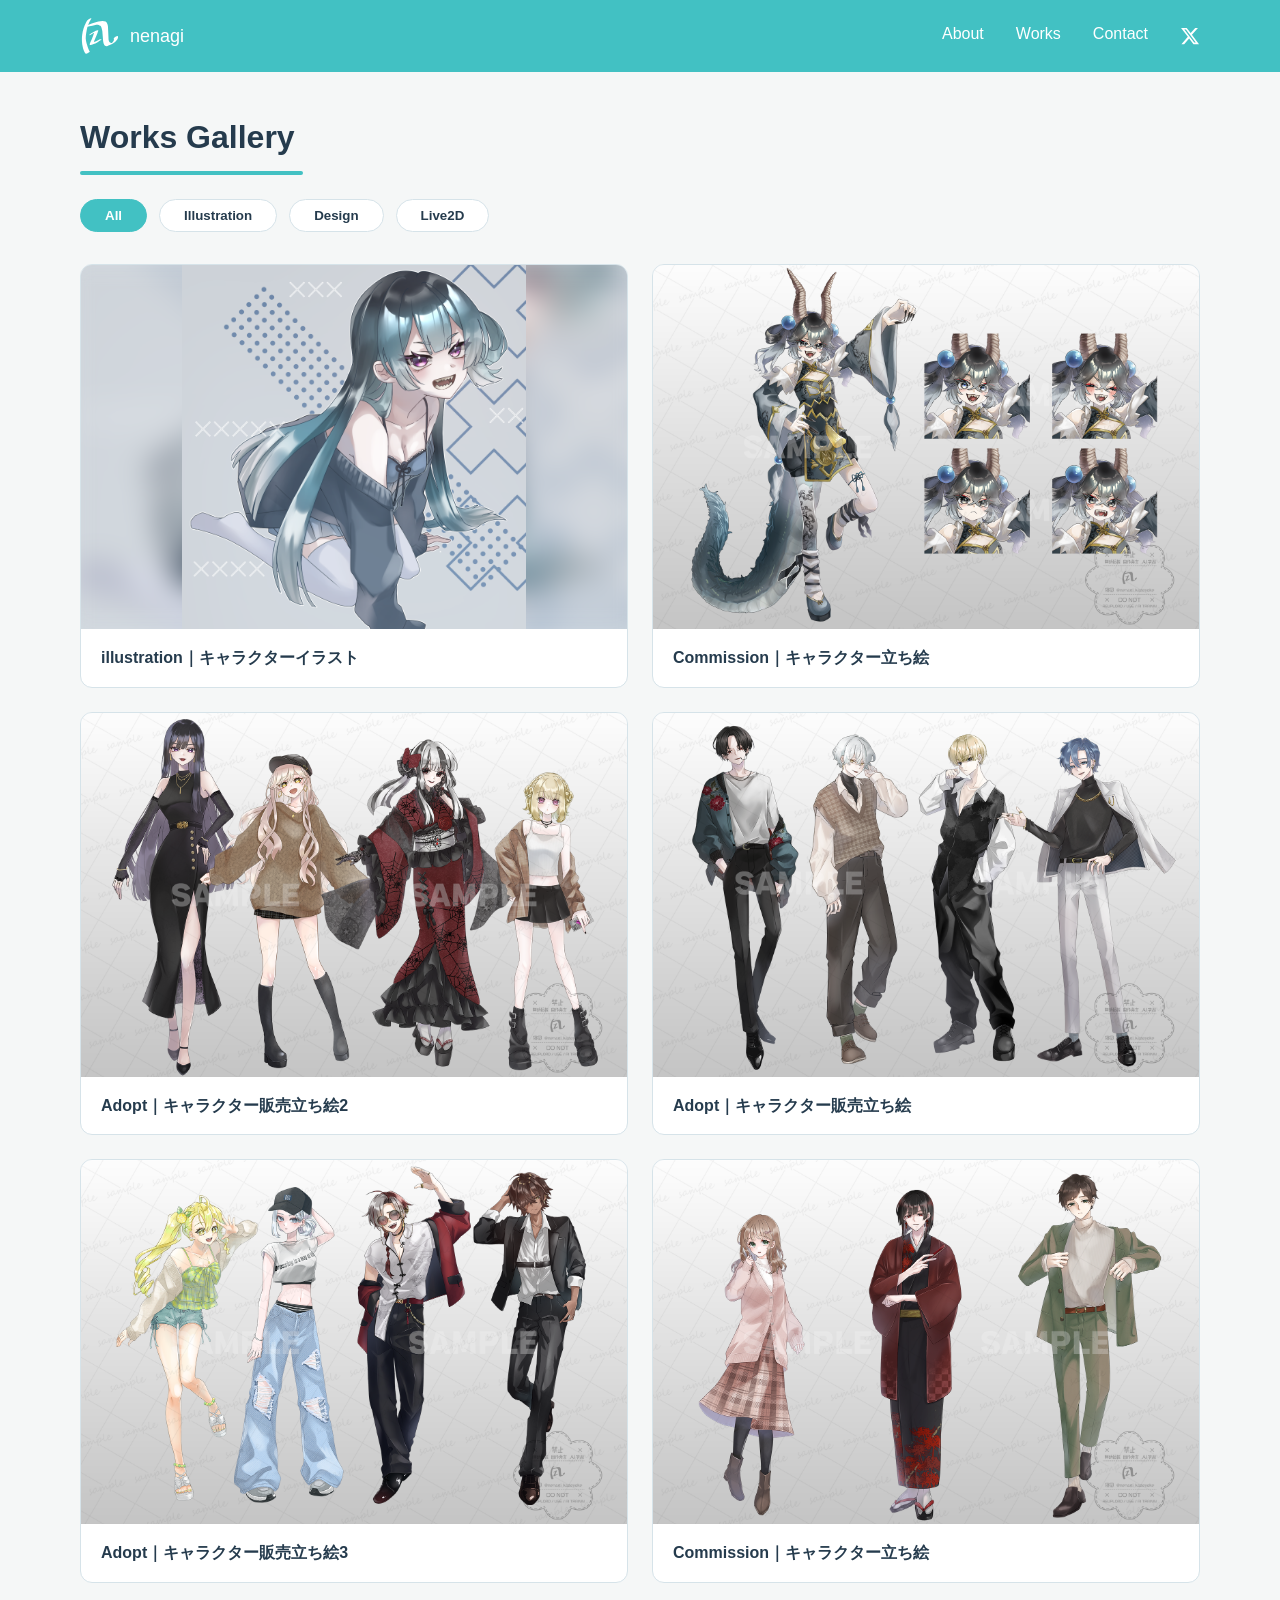
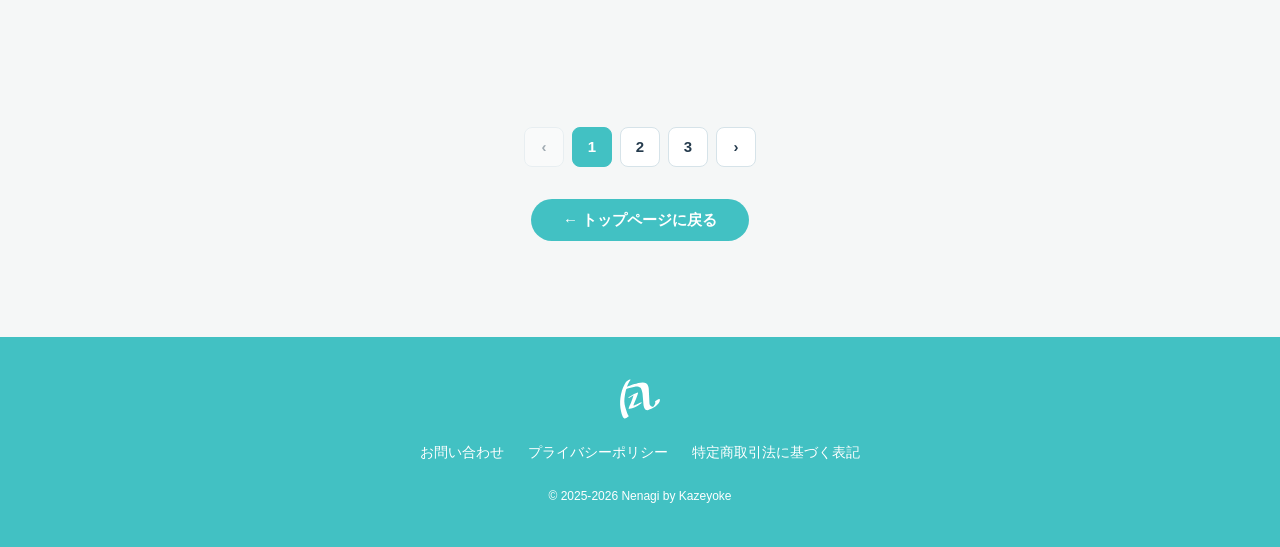
<file: works.html>
<!DOCTYPE html>
<html lang="ja">
<head>
  <meta charset="UTF-8">
  <meta name="viewport" content="width=device-width, initial-scale=1.0">
  <title>Works Gallery | 寝凪 Kazeyoke</title>
  <!-- CSSファイルの読み込み -->
  <link rel="stylesheet" href="/css/style.css">
  <link rel="stylesheet" href="/css/works.css">
    <!-- JavaScriptファイルの読み込み -->
  <script src="/js/main.js"></script>
  <script src="/js/works.js"></script>
</head>
<body>

  <!-- Header -->
  <div id="header"></div>

  <main class="container">
    <section style="margin-top: 40px; padding-bottom: var(--space-section);">
      <h2 class="section-title">Works Gallery</h2>
      
      <!-- Category Filter Tabs -->
      <div class="filter-tabs">
        <button class="filter-btn active" onclick="filterGallery('all', this)">All</button>
        <button class="filter-btn" onclick="filterGallery('illustration', this)">Illustration</button>
        <button class="filter-btn" onclick="filterGallery('design', this)">Design</button>
        <button class="filter-btn" onclick="filterGallery('live2d', this)">Live2D</button>
      </div>

      <!-- 作品一覧グリッド -->
      <div class="works-grid" id="gallery-grid"></div>
    </section>

    <div class="pagination-container" id="pagination"></div>
</section>

    <!-- トップページに戻るボタン -->
    <div class="back-to-home">
      <a href="index.html" class="btn btn-outline">
        ← トップページに戻る
      </a>
    </div>

    <!-- Banner Links Section -->
    <!--<section class="banner-section" style="margin-bottom: var(--space-section);">
      <a href="https://skima.jp" target="_blank" rel="noopener" class="banner-card">
        <span>SKIMA マイページ</span>
        <span>↗</span>
      </a>
      <a href="https://tsunagu.cloud" target="_blank" rel="noopener" class="banner-card">
        <span>つなぐ マイページ</span>
        <span>↗</span>
      </a>
    </section>-->
  </main>

  <!-- Lightbox Modal -->

  <div id="modal" class="modal-overlay">
    <div class="modal-content">

      <!-- 画像・動画の表示エリア -->
      <div class="modal-image" id="modal-img-placeholder">
        Artwork Image
      </div>

      <h3 class="modal-title" id="modal-title">作品タイトル</h3>

      <p class="modal-created-at" id="modal-created-at"></p>

      <p class="modal-desc" id="modal-desc">
        作品の詳細説明テキストが入ります。
      </p>

      <button class="btn" onclick="closeModal()">Close</button>

    </div>
  </div>



    <!-- 共通フッター -->
    <div id="footer"></div>


</body>
</html>
</file>
<file: css/style.css>
/* ==================================================
   1. CSS Variables & Reset
   ================================================== */
:root {
  --color-primary: #42C1C3;      /* ターコイズ */
  --color-background: #F5F7F7;   /* 背景色 */
  --color-surface: #FFFFFF;      /* カード背景 */
  --color-text: #253B4D;         /* 文字色 */
  --color-border: #D6E3E9;       /* 枠線・区切り線 */
  --color-accent: #159DA8;       /* アクセント・強調色 */

  --content-width: 1200px;
  --header-height: 72px;

  --space-section: 96px;
  --space-card: 24px;
  --radius-card: 12px;
  --radius-button: 999px;
}

* {
  box-sizing: border-box;
  margin: 0;
  padding: 0;
}

body {
  font-family: "Noto Sans", -apple-system, BlinkMacSystemFont, "Segoe UI", Roboto, "Helvetica Neue", Arial, sans-serif;
  background-color: var(--color-background);
  color: var(--color-text);
  line-height: 1.6;
  font-size: 16px;
  padding-top: var(--header-height);
}

a {
  color: inherit;
  text-decoration: none;
}

img {
  max-width: 100%;
  height: auto;
  display: block;
  pointer-events: none;
  user-select: none;
  -webkit-user-drag: none;
}

.container {
  max-width: var(--content-width);
  margin: 0 auto;
  padding: 0 40px;
}





.section-title {
  font-size: 32px;
  font-weight: bold;
  margin-bottom: 24px;
  position: relative;
  display: inline-block;
}

.section-title::after {
  content: '';
  display: block;
  width: 104%;
  height: 4px;
  background-color: var(--color-primary);
  margin-top: 8px;
  border-radius: 2px;
}

/* ===== Legal Pages Common ===== */

.legal-page {
  padding-top: 40px;
  padding-bottom: var(--space-section, 80px);
}

.legal-hero {
  margin-bottom: 40px;
}

.legal-hero .section-title {
  margin-bottom: 16px;
}

/* Mobile */
@media (max-width: 767px) {
  .legal-page {
    padding-top: 32px;
  }

  .legal-hero {
    margin-bottom: 28px;
  }
}

/* 固定ヘッダー分、ページ内リンクの位置を調整 */
[id] {
  scroll-margin-top: calc(var(--header-height) + 20px);
}



/* ===== Mobile Typography ===== */
@media (max-width: 767px) {

  /* 本文 */
  body {
    font-size: 14px;
    line-height: 1.8;
  }


  .container {
  max-width: var(--content-width);
  margin: 0 auto;
  padding: 0 30px;
}


  /* 大見出し */
  h1 {
    font-size: 26px;
  }

  h2 {
    font-size: 18px;
  }

  h3 {
    font-size: 16px;
  }

  /* 通常のテキスト */
  p,
  li,
  .about-content {
    font-size: 14px;
  }

 /* セクション見出し */
  .section-title {
    font-size: 24px;
    margin-bottom: 20px;
  }

  .section-title::after {
    width: 100%;
    height: 3px;
    margin-top: 6px;
  }


  /* 補足テキスト */
  small,
  .about-link-description,
  .about-note-link {
    font-size: 12px;
  }

  /* 外部リンク集 */
  .about-external-links {
    gap: 12px;
  }

  .about-external-links .btn-icon {
    font-size: 14px;
  }
}




/* ==================================================
   2. Header
   ================================================== */
.header {
  height: var(--header-height);
  background-color: var(--color-primary);
  color: #FFFFFF;
  position: fixed; /* sticky から変更 */
  top: 0;
  left: 0;
  width: 100%;
  z-index: 1000;
}

.header-inner {
  display: flex;
  align-items: center;
  justify-content: space-between;
  height: 100%;
}

.logo {
  display: flex;
  align-items: center;
  gap: 10px;
  text-decoration: none;
}

.logo-img {
  width: 40px;
  height: 40px;
  object-fit: contain;
}

.logo span {
  font-size: 18px;
  font-weight: 500;
}
.nav {
  display: flex;
  align-items: center;
  gap: 32px;
}

.nav-link {
  font-weight: 500;
  color: #FFFFFF;
  text-decoration: none;
  position: relative;
  padding-bottom: 4px; /* 下線との間の隙間 */
  cursor: pointer;
  transition: opacity 0.2s ease;
}

/* モバイル版 */
@media (max-width: 768px) {
  .logo span {
    display: none;
  }
}

/* 下線アニメーション（初期状態：横幅 0） */
.nav-link::after {
  content: '';
  position: absolute;
  bottom: 0;
  left: 0;
  width: 100%;
  height: 2px;
  background-color: #FFFFFF; /* ヘッダー文字に合わせた白い下線 */
  border-radius: 1px;
  transform: scaleX(0);      /* 通常時は非表示（縮小） */
  transform-origin: right;   /* マウスを離した時は右へ消える */
  transition: transform 0.25s ease;
}

/* --- ホバー（Hover）時のアクション --- */
/* ホバー時に左から下線が伸びて出現 */
.nav-link:hover::after {
  transform: scaleX(1);
  transform-origin: left;    /* ホバー時は左から出現 */
}


.icon-link {
  display: flex;
  align-items: center;
}

/* ロゴマークホバー時のわずかな透明度変化 */
.logo:hover {
  opacity: 0.9;
}

/* ==================================================
   3. Main Views & Layouts
   ================================================== */
.view {
  display: none;
  padding-bottom: var(--space-section);
}

.view.active {
  display: block;
}

/* Hero Section */
.hero {
  margin-top: 62px;
  margin-bottom: var(--space-section);
}

.hero-banner {
  height: 340px;
  background: linear-gradient(135deg, #d2ebec 0%, #eef5f7 100%);
  border-radius: var(--radius-card);
  border: 1px solid var(--color-border);
  display: flex;
  align-items: center;
  justify-content: center;
  position: relative;
  overflow: hidden;
}

.hero-copy {
  position: absolute;
  left: 48px;
  z-index: 2;
}

.hero-copy h1 {
  font-size: 32px;
  letter-spacing: 0.05em;
  color: #ffffff;
  margin-bottom: 8px;
}

.hero-copy p {
  font-size: 15px;
  color: #f3f7fa;
}


.btn {
  display: inline-flex;
  align-items: center;
  justify-content: center;
  gap: 8px;
  height: 48px;
  padding: 0 32px;
  border-radius: var(--radius-button);
  background-color: var(--color-primary);
  color: #FFFFFF;
  font-weight: bold;
  border: none;
  cursor: pointer;
  transition: background-color 0.2s;
}

.btn:hover {
  background-color: var(--color-accent);
}

/* Works Section */
.works-section {
  margin-bottom: var(--space-section);
}

.works-group {
  margin-bottom: 48px;
}

.group-header {
  display: flex;
  align-items: center;
  gap: 12px;
  margin-bottom: 20px;
}

.group-badge {
  background-color: #E2F5F5;
  color: var(--color-accent);
  padding: 6px 16px;
  border-radius: 999px;
  font-weight: bold;
  font-size: 14px;
}

.works-grid {
  display: grid;
  grid-template-columns: repeat(2, 1fr);
  gap: var(--space-card);
}

@media (max-width: 767px) {

    .hero {
    margin-top: 0px;
    margin-bottom: 24px;
    width: 100vw;
    margin-left: calc(50% - 50vw);
  }

  .hero-banner {
    width: 100%;
    height: 280px;
    border-radius: 0; /* 画面の端まで広げる */
    border-left: none;
    border-right: none;
  }

  .hero-copy {
    left: 24px;
    right: 24px;
  }



  .works-grid {
    grid-template-columns: 1fr;
  }
}

.work-card {
  background-color: var(--color-surface);
  border-radius: var(--radius-card);
  border: 1px solid var(--color-border);
  overflow: hidden;
  cursor: pointer;
  transition: transform 0.2s, box-shadow 0.2s;
}

.work-card:hover {
  transform: translateY(-4px);
  box-shadow: 0 8px 20px rgba(0,0,0,0.06);
}

.work-thumb {
  aspect-ratio: 3 / 2;
  background-color: var(--color-border);
  display: flex;
  align-items: center;
  justify-content: center;
  color: #8da4b0;
}

.work-card-preview {
  position: relative;
  aspect-ratio: 3 / 2;
  overflow: hidden;
  background-color: var(--color-border);
}

.work-card-media {
  position: absolute;
  inset: 0;
  display: flex;
  align-items: center;
  justify-content: center;
}

.work-card-backdrop,
.work-card-image {
  position: absolute;
  width: 100%;
  height: 100%;
}

.work-card-backdrop {
  display: none;
  object-fit: cover;
  filter: blur(14px);
  transform: scale(1.08);
}

.work-card-image {
  z-index: 1;
  object-fit: cover;
}

.work-card-preview.is-portrait .work-card-backdrop {
  display: block;
}

.work-card-preview.is-portrait .work-card-image {
  object-fit: contain;
}

.work-info {
  padding: 16px 20px;
}

.work-title {
  font-size: 16px;
  font-weight: bold;
}

.see-more-wrap {
  text-align: right;
  margin-top: 20px;
}

.see-more-link {
  display: inline-flex;
  align-items: center;
  gap: 6px;
  color: var(--color-accent);
  font-weight: bold;
  font-size: 15px;
  text-decoration: none;
  position: relative;
  padding-bottom: 2px;
  cursor: pointer;
  transition: color 0.25s ease;
}

/* 下線アニメーション（ホバー時に左から伸びる） */
.see-more-link::after {
  content: '';
  position: absolute;
  bottom: 0;
  left: 0;
  width: 100%;
  height: 2px;
  background-color: var(--color-primary);
  transform: scaleX(0);
  transform-origin: right;
  transition: transform 0.25s ease;
}



/* 下線が左から伸びる */
.see-more-link:hover::after {
  transform: scaleX(1);
  transform-origin: left;
}



/* Contact Section */
.contact-section {
  margin-bottom: var(--space-section);
}

.contact-grid {
  display: grid;
  grid-template-columns: repeat(2, 1fr);
  gap: var(--space-card);
}

.section-description {
  margin: 0 auto 32px;
  color: var(--color-text);
  font-size: 15px;
  font-weight: bold;
  line-height: 1.9;
  text-align: left;
}



@media (max-width: 767px) {

  .contact-grid {
    grid-template-columns: 1fr;    
  }
  .section-description {
    margin-bottom: 24px;
    font-size: 14px;
    line-height: 1.8;
  }
  .work-info {
    padding: 8px 12px;
    font-size: 14px;
  }

  .work-title {
    font-size: 14px;
  }

}



.contact-card {
  background-color: var(--color-surface);
  border-radius: var(--radius-card);
  border: 1px solid var(--color-border);
  padding: 32px;
  display: flex;
  flex-direction: column;
  justify-content: space-between;
}

.contact-card h3 {
  font-size: 22px;
  margin-bottom: 12px;
  display: flex;
  justify-content: center;
}

.contact-card p {
  font-size: 14px;
  color: #556b7a;
  margin-bottom: 24px;
}

.contact-card .card-btns {
  display: flex;
  gap: 14px;
  flex-wrap: wrap;
  justify-content: center;
}

.text-link {
  color: var(--color-accent);
  text-decoration: underline;
}


/* ボタン内のMaterial Iconサイズ・位置調整 */
.btn .material-symbols-outlined {
  font-size: 18px;          /* ボタン内のテキストに合わせたサイズ */
  vertical-align: middle;
  margin-left: 2px;
}



@media (max-width: 767px) {
  .contact-card h3 {
  font-size: 20px;
  margin-bottom: 12px;
  display: flex;
  justify-content: center;
}
}

/* ==================================================
   Contact Card - 丸枠 Material Icon（中央配置）
   ================================================== */
.icon-circle {
  width: 68px;
  height: 68px;
  border-radius: 50%;           /* 完全な〇（円形） */
  background-color: #E2F5F5;   /* 薄いターコイズ背景 */
  color: var(--color-primary); /* ターコイズ色のアイコン */
  display: flex;
  align-items: center;
  justify-content: center;
  
  /* ★ カード内で左右中央表示にする設定 */
  margin-left: auto;
  margin-right: auto;
  margin-bottom: 30px;          /* 下（タイトル）との間の余白 */

  border: 1px solid var(--color-border);
}

/* アイコン自体のサイズ調整 */
.icon-circle .material-symbols-outlined {
  font-size: 48px;
}

/* Banner Section */
.banner-section {
  margin-bottom: var(--space-section);
  display: grid;
  grid-template-columns: repeat(2, 1fr);
  gap: var(--space-card);
}

@media (max-width: 767px) {
  .banner-section {
    grid-template-columns: 1fr;
  }
}

.banner-card {
  background: linear-gradient(135deg, #42C1C3 0%, #159DA8 100%);
  color: #FFFFFF;
  padding: 24px;
  border-radius: var(--radius-card);
  display: flex;
  align-items: center;
  justify-content: space-between;
  transition: opacity 0.2s;
}

.banner-card:hover {
  opacity: 0.9;
}

/* Filter Buttons */
.filter-tabs {
  display: flex;
  gap: 12px;
  margin-bottom: 32px;
  flex-wrap: wrap;
}

.filter-btn {
  padding: 8px 24px;
  border-radius: 999px;
  border: 1px solid var(--color-border);
  background-color: var(--color-surface);
  color: var(--color-text);
  cursor: pointer;
  font-weight: bold;
  transition: all 0.2s;
}

.filter-btn.active {
  background-color: var(--color-primary);
  color: #FFFFFF;
  border-color: var(--color-primary);
}

/* Modal / Lightbox */
.modal-overlay {
  display: none;
  position: fixed;
  top: 0;
  left: 0;
  width: 100%;
  height: 100%;
  background-color: rgba(37, 59, 77, 0.7);
  z-index: 1000;
  align-items: center;
  justify-content: center;
  padding: 20px;
  overflow-y: auto;
}

.modal-overlay.active {
  display: flex;
  align-items: flex-start;
}

.modal-content {
  background-color: var(--color-surface);
  border-radius: var(--radius-card);
  max-width: 1000px;
  max-height: calc(100dvh - 40px);
  width: 100%;
  padding: 24px;
  display: flex;
  flex-direction: column;
  align-items: center;
  margin: 0 auto;
  overflow-y: auto;
}

.modal-image {
  width: 100%;
  flex-shrink: 0;
  border-radius: 8px;
  margin-bottom: 16px;
  display: flex;
  align-items: center;
  justify-content: center;
  color: #8da4b0;
}

.modal-image img {
  display: block;
  width: auto;
  height: auto;
  max-width: 100%;
  max-height: 65dvh;
  object-fit: contain;
}

/* モーダル内の動画 */
.modal-image video {
  display: block;
  width: auto;
  height: auto;
  max-width: 100%;
  max-height: 65dvh;
  object-fit: contain;
  background-color: #000;
  border-radius: 8px;
}

.modal-title {
  font-size: 20px;
  font-weight: bold;
  margin-bottom: 8px;
}

.modal-desc {
  font-size: 14px;
  color: #556b7a;
  margin-bottom: 24px;
  text-align: center;
}


.btn-outline {
  background-color: var(--color-surface);
  color: var(--color-primary);
  border: 2px solid var(--color-primary);
  padding: 0 32px;
  font-size: 15px;
  text-decoration: none;
  transition: all 0.2s ease;
}

.btn-outline:hover {
  background-color: var(--color-primary);
  color: #FFFFFF;
}

.back-to-home {
  margin-bottom: var(--space-section);
  text-align: center;
}

.legal-page > .back-to-home {
  margin-top: 48px;
}

@media (max-width: 767px) {
  .legal-page > .back-to-home {
    margin-top: 36px;
  }
}

.modal-created-at {
  margin-top: 8px;
  color: #667985;
  font-size: 14px;
}

/* ==================================================
   Modal / Lightbox - Mobile
   ================================================== */

@media (max-width: 768px) {
  .modal-overlay {
    padding: 10px;
    align-items: flex-start;
    justify-content: center;
  }

  .modal-content {
    width: 100%;
    max-width: none;
    max-height: calc(100dvh - 20px);
    padding: 16px 12px;
    border-radius: 12px;
    overflow-y: auto;
  }

  /* 作品画像 */
  .modal-image {
    width: 100%;
    margin-bottom: 14px;
  }

  .modal-image img {
    max-height: 60dvh;
  }

  .modal-image video {
    max-height: 60dvh;
  }

  /* タイトル */
  .modal-title {
    width: 100%;
    font-size: 18px;
    line-height: 1.5;
    margin-bottom: 8px;
  }

  /* 説明文 */
  .modal-desc {
    width: 100%;
    font-size: 13px;
    line-height: 1.7;
    margin-bottom: 14px;
  }

  .modal-created-at {
  margin-top: 8px;
  color: #667985;
  font-size: 12px;
}


  /* ボタン */
  .btn-outline {
    min-height: 44px;
    padding: 10px 20px;
    font-size: 14px;
  }
}

/* 小さめのスマートフォン */
@media (max-width: 480px) {
  .modal-overlay {
    padding: 6px;
  }

  .modal-content {
    padding: 12px 10px;
    max-height: calc(100dvh - 12px);
  }

  .modal-image img,
  .modal-image video {
    max-height: 55dvh;
  }

  .modal-title {
    font-size: 16px;
  }
}


/* CSS (パターン②用) */
.note-qa-list {
  display: flex;
  flex-direction: column;
  gap: 16px;
  margin-top: 32px;
  margin-bottom: 32px;
}

.note-qa-item {
  background-color: var(--color-surface);
  border-radius: var(--radius-card);
  border: 1px solid var(--color-border);
  padding: 24px;
  display: flex;
  align-items: center;
  gap: 20px;
  transition: border-color 0.2s;
}


.note-qa-icon {
  width: 48px;
  height: 48px;
  border-radius: 50%;
  background-color: #E2F5F5;
  color: var(--color-primary);
  display: flex;
  align-items: center;
  justify-content: center;
  flex-shrink: 0;
}

.note-qa-body {
  flex-grow: 1;
}

.qa-label {
  font-size: 12px;
  font-weight: bold;
  color: var(--color-primary);
  display: block;
  margin-bottom: 4px;
}

.note-qa-body h4 {
  font-size: 16px;
  margin-bottom: 4px;
}

.note-qa-body p {
  font-size: 13px;
  color: #556b7a;
}

@media (max-width: 767px) {
  .note-qa-item {
    display: grid;
    grid-template-columns: 48px minmax(0, 1fr);
    align-items: start;
    gap: 12px 16px;
  }

  .note-qa-icon {
    grid-column: 1;
    grid-row: 1;
  }

  .note-qa-body {
    grid-column: 2;
    grid-row: 1;
    min-width: 0;
  }

  .note-qa-item > .btn {
    grid-column: 1 / -1;
    grid-row: 2;
    justify-self: center;
    align-self: auto;
    margin-left: 0;
  }
}


/* ==================================================
   4. Footer
   ================================================== */
.footer {
  background-color: var(--color-primary);
  color: #FFFFFF;
  padding: 40px 0;
}

.footer-inner {
  display: flex;
  flex-direction: column;
  justify-content: center;
  align-items: center;
  text-align: center;
  gap: 20px;
}

.footer-main {
  display: flex;
  align-items: center;
  justify-content: center;
  gap: 12px;
}

.footer-links {
  display: flex;
  gap: 24px;
  font-size: 14px;
}

.footer-logo {
  display: block;
  width: 44px;
  height: auto;
}

.copyright {
  color: #FFFFFF;
  font-size: 12px;
}

/* モバイル版：フッターリンクを縦並び */
@media screen and (max-width: 768px) {
  .footer-links {
    flex-direction: column;
    align-items: center;
    gap: 12px;
  }
}

/* ==================================================
   About Section
   ================================================== */

.about-section {
  margin-bottom: var(--space-section);
  scroll-margin-top: calc(var(--header-height, 72px) + 20px);
}

.about-card {
  margin: 0 auto;
  padding: 32px;

  display: flex;
  flex-direction: column;
  gap: 32px;

  background-color: var(--color-surface, #fff);
  border: 1px solid var(--color-border, #D6E3E9);
  border-radius: var(--radius-card, 16px);
}

/* ==================================================
   各項目：見出しと本文を横並び
   ================================================== */

.about-item {
  display: grid;
  grid-template-columns: 240px minmax(0, 1fr);
  align-items: start;
  gap: 24px;
}

.about-heading {
  display: flex;
  align-items: center;
  gap: 12px;
  margin: 0;
}

.about-heading h3 {
  margin: 0;
  color: var(--color-text, #253B4D);
  font-size: 18px;
  font-weight: 600;
}

/* About見出しのアイコン */
.about-heading .about-icon {
  display: flex;
  align-items: center;
  justify-content: center;

  width: 42px;
  height: 42px;
  min-width: 42px;
  box-sizing: border-box;
  flex-shrink: 0;

  padding: 0;
  margin: 0;
  line-height: 1;
  text-align: center;

  color: var(--color-accent, #159DA8);
  background: #EAF7F7;
  border-radius: 10px;

  font-family: "Material Symbols Outlined";
  font-size: 23px;
  font-weight: normal;
  font-style: normal;
  font-feature-settings: "liga";
  white-space: nowrap;
}

.about-icon.material-symbols-outlined {
  font-size: 23px;
  line-height: 1;
  font-weight: normal;
  font-style: normal;
  font-feature-settings: "liga";
  -webkit-font-smoothing: antialiased;
}


.about-note-link .btn-icon {
  font-size: 16px;
  line-height: 1;
  vertical-align: middle;
}

.about-note-link {
  color: var(--color-accent);
  text-decoration: underline;
  text-underline-offset: 3px;
  text-decoration-thickness: 1px;
}

.about-note-link:hover {
  color: var(--color-primary);
}

/* ==================================================
   本文・自己紹介
   ================================================== */

.about-content {
  min-width: 0;
  padding-top: 4px;
  color: var(--color-text, #253B4D);
  font-size: 15px;
  line-height: 1.7;
}

.about-content p {
  margin: 0 0 8px;
}

.about-content p:last-child {
  margin-bottom: 0;
}

.about-content .about-name {
  margin-bottom: 12px;
  font-weight: 600;
}

/* 既存HTMLで about-text を使用している場合にも対応 */

.about-text {
  margin: 0 0 24px;
  color: var(--color-text, #253B4D);
  font-size: 15px;
  line-height: 1.9;
}

.about-text p {
  margin: 0;
}

.about-text .about-name {
  margin-bottom: 6px;
  font-weight: 600;
}

/* ==================================================
   好きなもののタグ
   ================================================== */

.favorite-tags {
  display: flex;
  flex-wrap: wrap;
  gap: 10px;
}

.favorite-tag-wrap {
  position: relative;
}

.favorite-tag {
  display: inline-flex;
  align-items: center;
  justify-content: center;
  gap: 7px;

  min-height: 42px;
  padding: 9px 14px;

  color: var(--color-text, #253B4D);
  background: #fff;
  border: 1px solid var(--color-border, #D6E3E9);
  border-radius: 8px;

  font: inherit;
  font-size: 14px;
  cursor: pointer;

  transition:
    color 0.2s ease,
    background-color 0.2s ease,
    border-color 0.2s ease;
}

.favorite-tag .material-symbols-outlined {
  font-size: 19px;
  color: var(--color-accent, #159DA8);
}

.favorite-tag:hover,
.favorite-tag:focus-visible,
.favorite-tag-wrap.is-pinned .favorite-tag {
  background: #EAF7F7;
  border-color: var(--color-primary, #42C1C3);
}

.favorite-tag:focus-visible {
  outline: 2px solid var(--color-accent, #159DA8);
  outline-offset: 3px;
}

/* ==================================================
   好きなもののツールチップ
   ================================================== */

.favorite-tooltip {
  position: absolute;
  bottom: calc(100% + 10px);
  left: 0;
  z-index: 10;

  width: max-content;
  max-width: 280px;
  padding: 14px 16px;

  color: #fff;
  background: var(--color-text, #253B4D);
  border-radius: 10px;
  box-shadow: 0 6px 18px rgba(0, 0, 0, 0.12);

  font-size: 13px;
  line-height: 1.8;

  visibility: hidden;
  opacity: 0;
  pointer-events: none;

  transition:
    opacity 0.2s ease,
    visibility 0.2s ease;
}

.favorite-tag-wrap:hover .favorite-tooltip,
.favorite-tag-wrap:focus-within .favorite-tooltip,
.favorite-tag-wrap.is-pinned .favorite-tooltip {
  visibility: visible;
  opacity: 1;
  pointer-events: auto;
}

/* ==================================================
   外部リンクボタン
   ================================================== */

.about-buttons {
  display: flex;
  flex-wrap: wrap;
  gap: 16px;
  margin-bottom: 16px;
  margin-top: 16px;
}

.btn {
  display: inline-flex;
  align-items: center;
  justify-content: center;
  gap: 8px;
  height: 42px;
  padding: 0 32px;

  border: none;
  border-radius: var(--radius-button);
  background-color: var(--color-primary);
  color: #fff;

  font-weight: bold;
  text-decoration: none;
  cursor: pointer;

  transition: background-color 0.2s;
}

.btn:hover {
  background-color: var(--color-accent);
}


/* ==================================================
   スマートフォン
   ================================================== */

@media (max-width: 767px) {
  .about-card {
    padding: 24px 20px;
    gap: 28px;
  }

  .about-item {
    grid-template-columns: 1fr;
    gap: 12px;
  }

  .about-buttons {
    gap: 10px;
  }

  .btn {
    padding: 0 20px;
  }

  .favorite-tooltip {
    position: fixed;
    top: 50%;
    left: 50%;
    width: max-content;
    max-width: calc(100vw - 40px);
    transform: translate(-50%, -50%);
  }

  .about-buttons {
    gap: 8px;
    margin-top: 10px;
    margin-bottom: 10px;
  }

  .btn {
    min-height: 36px;
    padding: 0 20px;
    gap: 6px;
    font-size: 13px;
    line-height: 1.4;
  }
}


/* ===== Opening Animation ===== */


.opening {
  position: fixed;
  inset: 0;
  z-index: 9999;
  display: grid;
  place-items: center;
  background: #fff;
  overflow: hidden;
  animation: openingCurtain 0.8s ease 2.0s forwards;
}

/* ロゴとテキスト */
.opening-logo {
  display: flex;
  flex-direction: column;
  align-items: center;
  justify-content: center;
  gap: 12px;

  color: var(--color-text);
  font-size: 14px;
  font-weight: 500;

  /* 左から斜めに表示し、右へ斜めに消す */
  clip-path: inset(0 100% 0 0);
  animation:
    logoReveal 0.8s ease 0.3s forwards,
    logoExit 0.6s ease 1.5s forwards;
}

.opening-logo img {
  display: block;
  width: 128px;
  height: 128px;
  object-fit: contain;
}

/* ロゴを表示 */
@keyframes logoReveal {
  from {
    clip-path: polygon(
      0 0, 0 0, 0 100%, 0 100%
    );
    opacity: 0;
    transform: translateX(-18px);
  }

  to {
    clip-path: polygon(
      0 0, 100% 0, 100% 100%, 0 100%
    );
    opacity: 1;
    transform: translateX(0);
  }
}

/* ロゴを斜めに消す */
@keyframes logoExit {
  from {
    clip-path: polygon(
      0 0, 100% 0, 100% 100%, 0 100%
    );
    opacity: 1;
    transform: translateX(0);
  }

  to {
    clip-path: polygon(
      100% 0, 100% 0, 100% 100%, 100% 100%
    );
    opacity: 0;
    transform: translateX(18px);
  }
}

/* 白い画面をフェードアウト */
@keyframes openingCurtain {
  0% {
    opacity: 1;
    visibility: visible;
  }

  100% {
    opacity: 0;
    visibility: hidden;
    pointer-events: none;
  }
}

/* 動きを減らす設定を優先 */
@media (prefers-reduced-motion: reduce) {
  .opening,
  .opening-logo {
    animation-duration: 0.01ms;
    animation-delay: 0ms;
  }
}

/* オープニング再生済み */
.opening-played .opening {
  display: none;
}
</file>
<file: css/privacy.css>
/* ===== Privacy Policy ===== */

.privacy-content {
  margin: 40px auto 0;
  color: var(--color-text);
  line-height: 1.9;
  overflow-wrap: anywhere;
}

.privacy-content p {
  margin: 0 0 1em;
}

.privacy-section {
  margin-top: 36px;
}

.privacy-section h2 {
  margin: 0 0 16px;
  padding-bottom: 10px;
  border-bottom: 2px solid var(--color-primary);
  color: var(--color-text);
  font-size: 1.15rem;
  line-height: 1.6;
}

.privacy-section ul {
  margin: 0 0 1em;
  padding-left: 1.5em;
}

.privacy-section li {
  margin-bottom: 6px;
}

.privacy-content a {
  color: var(--color-accent);
  text-decoration: underline;
  text-underline-offset: 3px;
  transition: opacity 0.2s ease;
}

.privacy-content a:hover {
  opacity: 0.7;
}

.privacy-date {
  margin-top: 48px !important;
  color: var(--color-text);
  font-size: 0.9rem;
  text-align: right;
}

/* ===== Mobile ===== */

@media (max-width: 767px) {
  .privacy-content {
    margin-top: 28px;
  }

  .privacy-section {
    margin-top: 28px;
  }

  .privacy-section h2 {
    font-size: 1.05rem;
  }
}
</file>
<file: css/tokusho.css>
/* ========================================
   Legal page
   特定商取引法・プライバシーポリシー・ご依頼規約 共通
======================================== */

.legal-page {
  padding-top: 48px;
  padding-bottom: var(--space-section, 80px);
}

.legal-hero {
  margin-bottom: 40px;
}

.legal-hero .section-title {
  margin-bottom: 16px;
}

.legal-intro {
  color: var(--color-text, #253B4D);
  font-size: 15px;
  line-height: 1.9;
}

.legal-content {
  margin: 0 auto;
}

/* 項目一覧 */
.legal-list {
  margin: 0;
  border-top: 1px solid #DCE5E6;
  padding: 0;
  list-style: none;
}

/* 各項目 */
.legal-item {
  display: grid;
  grid-template-columns: minmax(180px, 0.32fr) 1fr;
  gap: 24px;
  padding: 24px 16px;
  border-bottom: 1px solid #DCE5E6;
}

.legal-item dt {
  margin: 0;
  color: var(--color-text, #253B4D);
  font-size: 15px;
  font-weight: 600;
  line-height: 1.8;
}

.legal-item dd {
  margin: 0;
  color: var(--color-text, #253B4D);
  font-size: 14px;
  line-height: 2;
  overflow-wrap: anywhere;
}

.legal-item dd p {
  margin: 0 0 12px;
}

.legal-item dd p:last-child {
  margin-bottom: 0;
}

/* リスト共通 */
.legal-item ul,
.legal-item ol {
  margin: 12px 0 20px;
  padding-left: 1.5em;
  line-height: 1.9;
}

.legal-item ul {
  list-style: disc;
}

.legal-item ol {
  list-style: decimal;
}

.legal-item li {
  margin-top: 4px;
  margin-bottom: 4px;
  padding-left: 4px;
}

.legal-item li:last-child {
  margin-bottom: 0;
}

/* キャンセル料などのリスト */
.legal-item .legal-list {
  margin: 12px 0 20px;
  padding-left: 1.5em;
  border: none;
  list-style: disc;
}

.legal-item .legal-list li {
  margin-bottom: 4px;
  margin-top: 4px;
}

/* リスト内の強調文字 */
.legal-item li strong {
  font-weight: 600;
}

/* リンク */
.legal-link {
  color: var(--color-primary, #159DA8);
  text-decoration: underline;
  text-underline-offset: 4px;
}

.legal-link:hover {
  opacity: 0.75;
}

/* 注記 */
.legal-note {
  margin-top: 12px;
  color: #687982;
  font-size: 12px;
  line-height: 1.8;
}

.legal-bottom-note {
  margin-top: 32px;
}

/* Mobile */
@media (max-width: 767px) {

  .legal-page {
    padding-top: 32px;
    padding-bottom: 56px;
  }

  .legal-hero {
    margin-bottom: 28px;
  }

  .legal-hero .section-title {
    font-size: 24px;
    line-height: 1.5;
  }

  .legal-intro {
    font-size: 14px;
  }

  .legal-item {
    grid-template-columns: 1fr;
    gap: 8px;
    padding: 20px 4px;
  }

  .legal-item dt {
    font-size: 14px;
  }

  .legal-item dd {
    font-size: 13px;
  }

  .legal-item ul,
  .legal-item ol {
    padding-left: 1.3em;
    margin: 10px 0 16px;
  }

  .legal-item li {
    margin-top: 3px;
    margin-bottom: 6px;
    padding-left: 2px;
  }

  

}
</file>
<file: css/terms.css>
/* ========================================
   Terms - ご依頼規約
======================================== */

.terms-page {
  padding-top: 40px;
  padding-bottom: var(--space-section, 80px);
}

/* ページ見出し */
.terms-hero {
  margin-bottom: 40px;
}

.terms-hero .section-title {
  margin-bottom: 16px;
}

/* 導入文 */
.terms-intro {
  color: var(--color-text, #253B4D);
  font-size: 15px;
  line-height: 1.9;
}

/* 規約本文 */
.terms-content {
  margin: 0 auto;
  color: var(--color-text, #253B4D);
  font-size: 15px;
  line-height: 1.9;
  overflow-wrap: anywhere;
}

/* 各項目 */
.terms-section {
  margin-top: 36px;
}

.terms-section:first-child {
  margin-top: 0;
}

/* 項目見出し */
.terms-section h2 {
  margin: 0 0 16px;
  padding-bottom: 10px;
  border-bottom: 2px solid var(--color-primary, #42C1C3);
  color: var(--color-text, #253B4D);
  font-size: 1.15rem;
  line-height: 1.6;
}

/* 本文 */
.terms-section p {
  margin: 0 0 1em;
}

.terms-section p:last-child {
  margin-bottom: 0;
}

/* 箇条書き */
.terms-section ul,
.terms-section ol {
  margin: 0 0 1em;
  padding-left: 1.5em;
}

.terms-section ul {
  list-style: disc;
}

.terms-section ol {
  list-style: decimal;
}

.terms-section li {
  margin-bottom: 6px;
  padding-left: 4px;
}

.terms-section li:last-child {
  margin-bottom: 0;
}

/* 強調 */
.terms-section strong {
  font-weight: 600;
}

/* リンク */
.terms-content a {
  color: var(--color-accent, #159DA8);
  text-decoration: underline;
  text-underline-offset: 3px;
  transition: opacity 0.2s ease;
}

.terms-content a:hover {
  opacity: 0.7;
}

/* 注釈 */
.terms-note {
  margin-top: 32px;
  color: #71818A;
  font-size: 13px;
  line-height: 1.8;
}

/* 最終更新日 */
.terms-date {
  margin-top: 48px;
  color: var(--color-text, #253B4D);
  font-size: 0.9rem;
  text-align: right;
}



/* ========================================
   Mobile
======================================== */

@media (max-width: 767px) {

  .terms-page {
    padding-top: 32px;
  }

  .terms-hero {
    margin-bottom: 28px;
  }

  .terms-content {
    font-size: 14px;
  }

  .terms-section {
    margin-top: 28px;
  }

  .terms-section h2 {
    font-size: 1.05rem;
  }

  .terms-section ul,
  .terms-section ol {
    padding-left: 1.3em;
  }

  .terms-note {
    margin-top: 24px;
  }
}
</file>
<file: css/works.css>
/* ==================================================
   Pagination Style
   ================================================== */

   
/* コンテナ：右下に配置＆上下にパディングを追加 */
.pagination-container {
  display: flex;
  justify-content: center;
  align-items: center;
  gap: 8px;
  padding: 32px 0 32px 0;   /* 上下に余白（パディング）を追加 */
  margin-top: 16px;
}

/* ページネーションボタン基本スタイル */
.page-btn {
  display: inline-flex;
  align-items: center;
  justify-content: center;
  min-width: 40px;
  height: 40px;
  padding: 0 12px;
  border-radius: 8px;
  border: 1px solid var(--color-border);
  background-color: var(--color-surface);
  color: var(--color-text); /* 通常時の文字色 */
  font-weight: bold;
  font-size: 15px;
  cursor: pointer;
  transition: all 0.2s ease;
}

/* ホバー時：背景色と文字色を入れ替えて数字が消えないように調整 */
.page-btn:hover:not(:disabled) {
  background-color: var(--color-accent); /* ホバー時の背景色 */
  border-color: var(--color-accent);
  color: #FFFFFF !important;              /* ホバー時も文字色を白にして数字をくっきり表示 */
}

/* アクティブ（選択中ページ）ボタン */
.page-btn.active {
  background-color: var(--color-primary);
  color: #FFFFFF;
  border-color: var(--color-primary);
}

/* 非活性（disabled）ボタン */
.page-btn:disabled {
  opacity: 0.4;
  cursor: not-allowed;
  background-color: var(--color-surface);
  color: var(--color-text);
}
</file>
